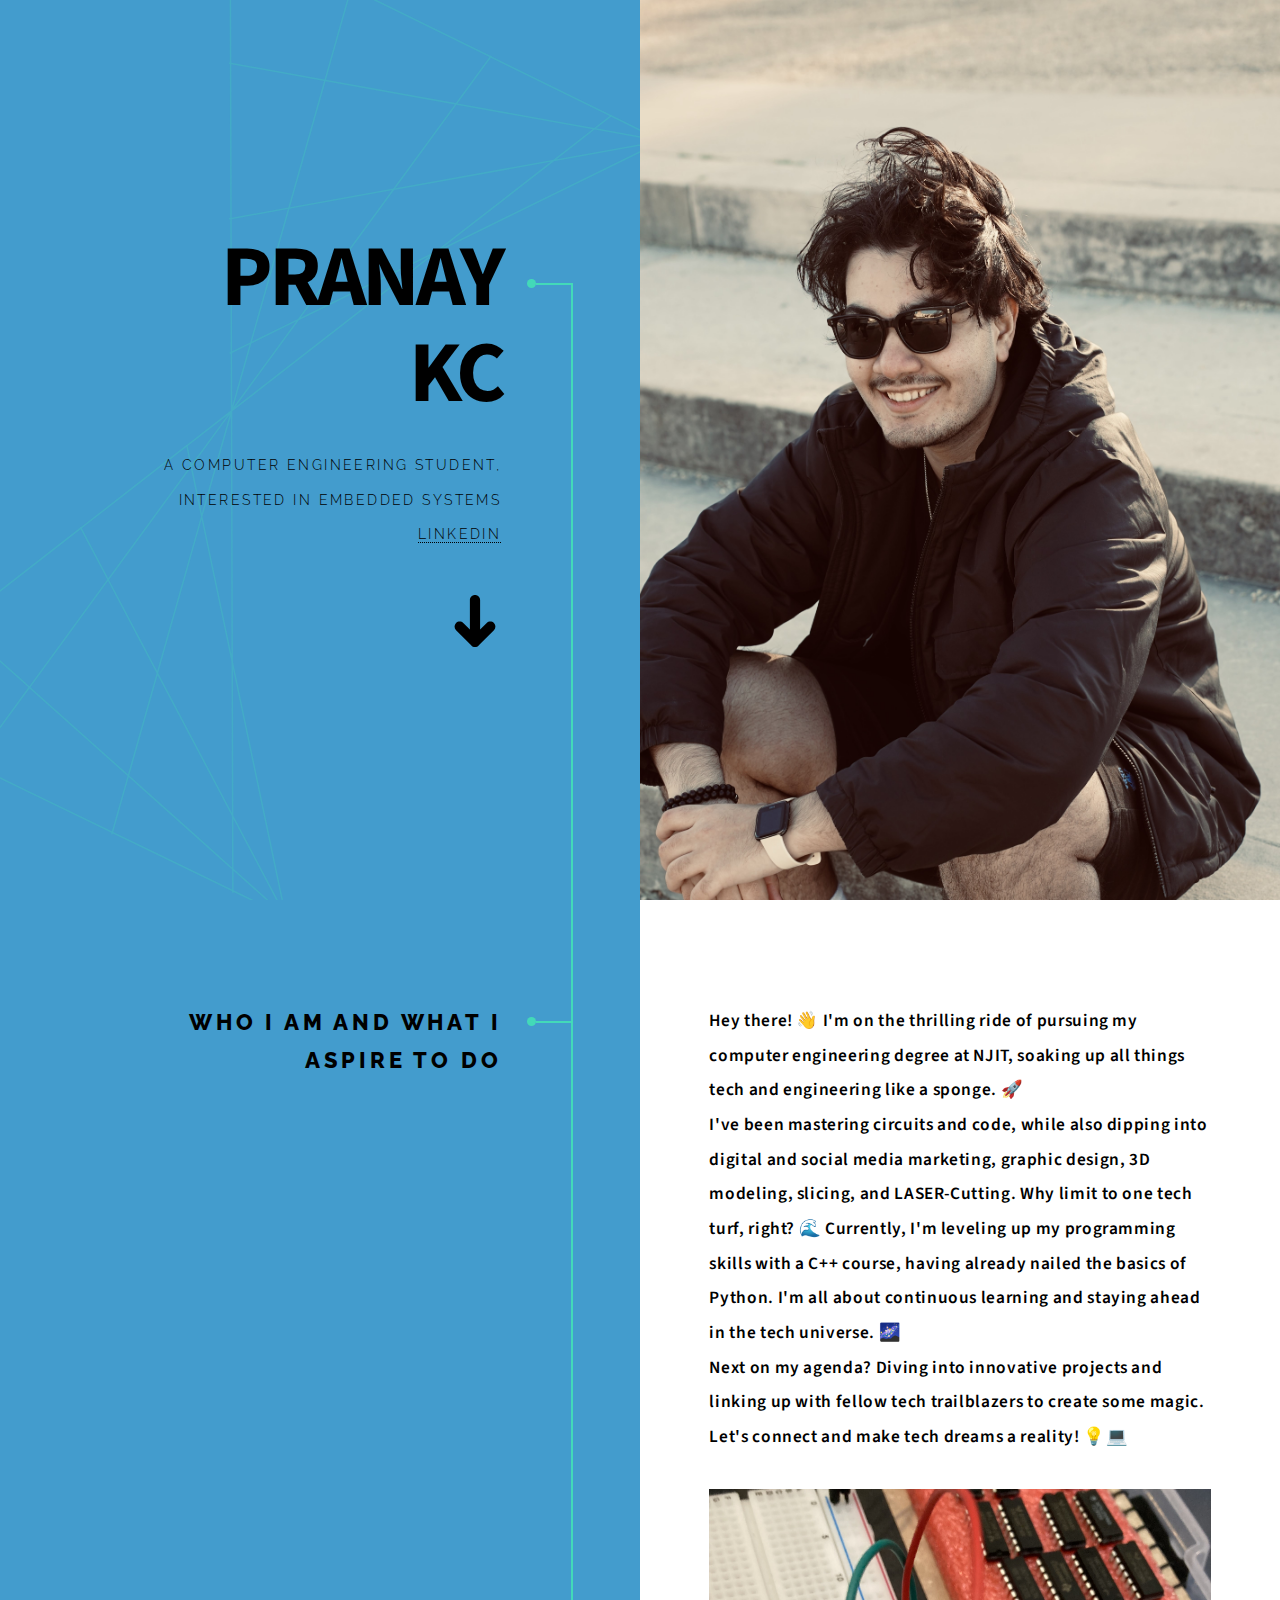
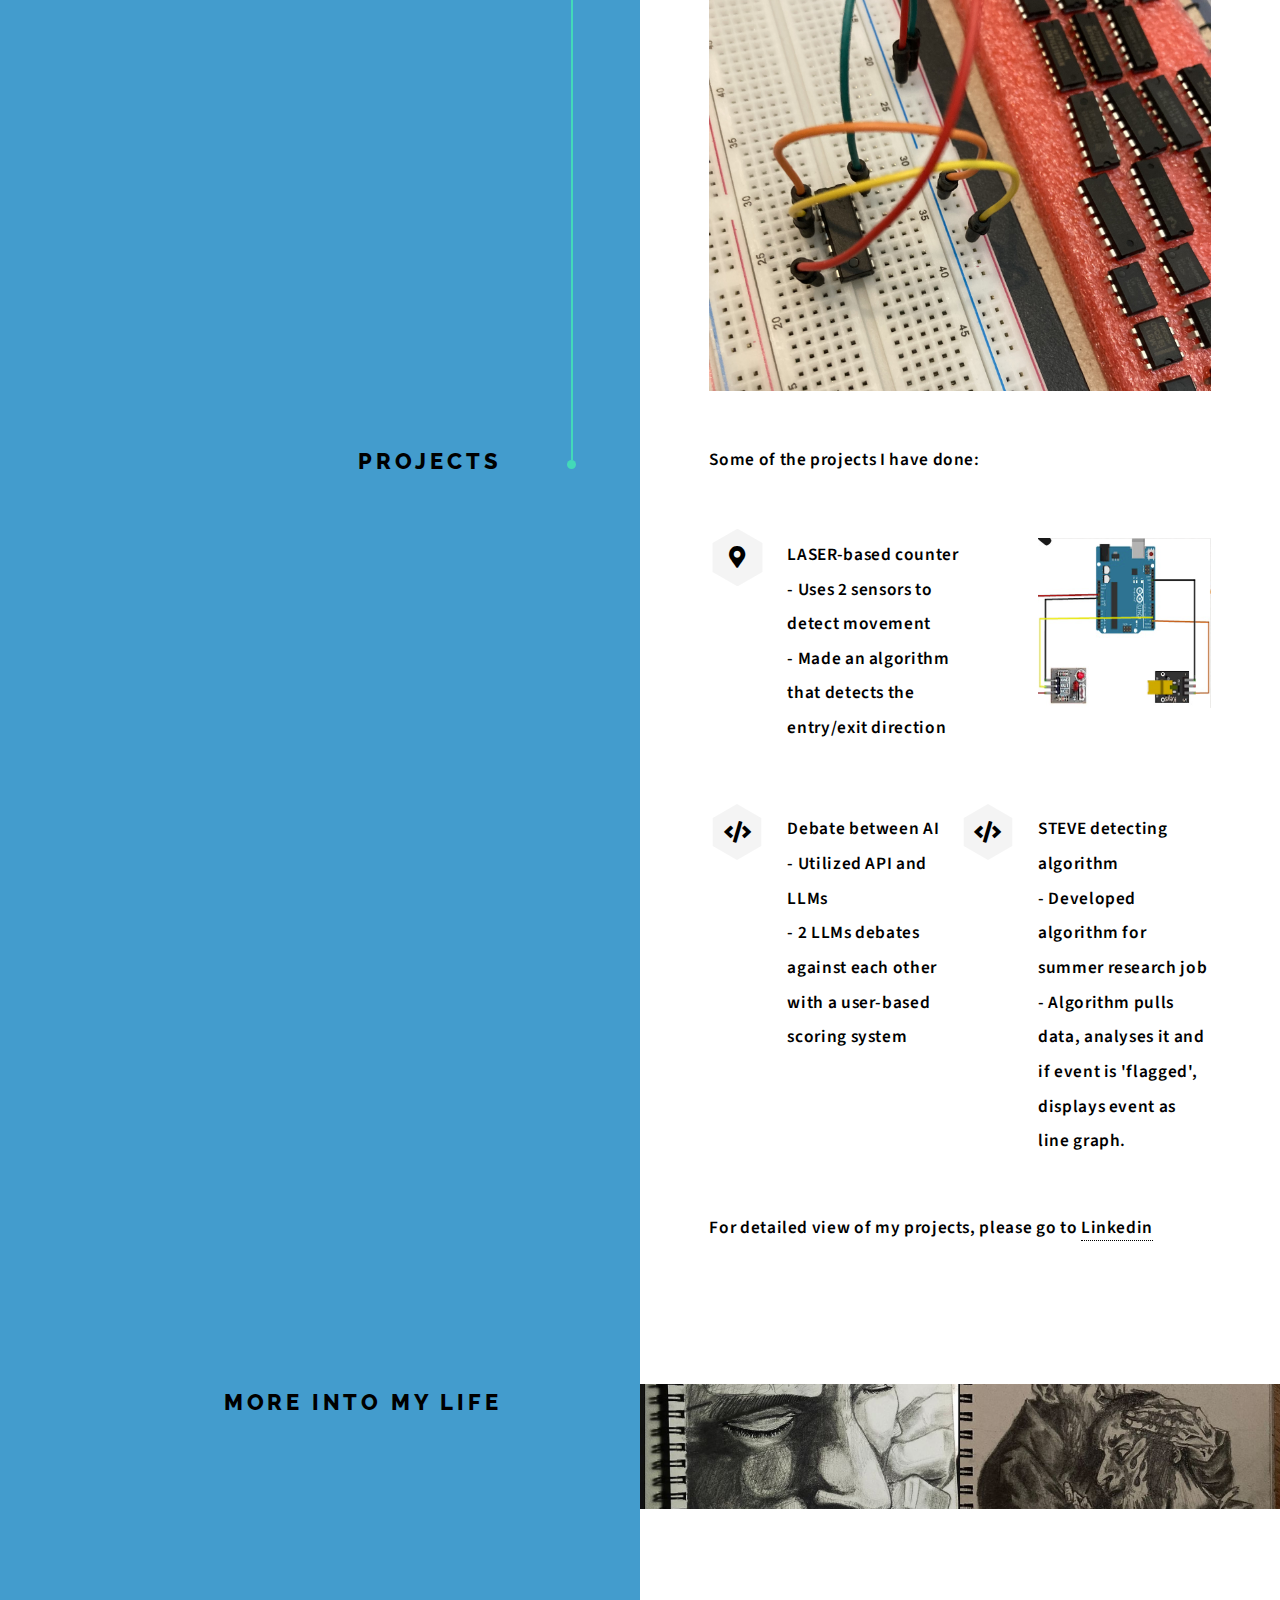
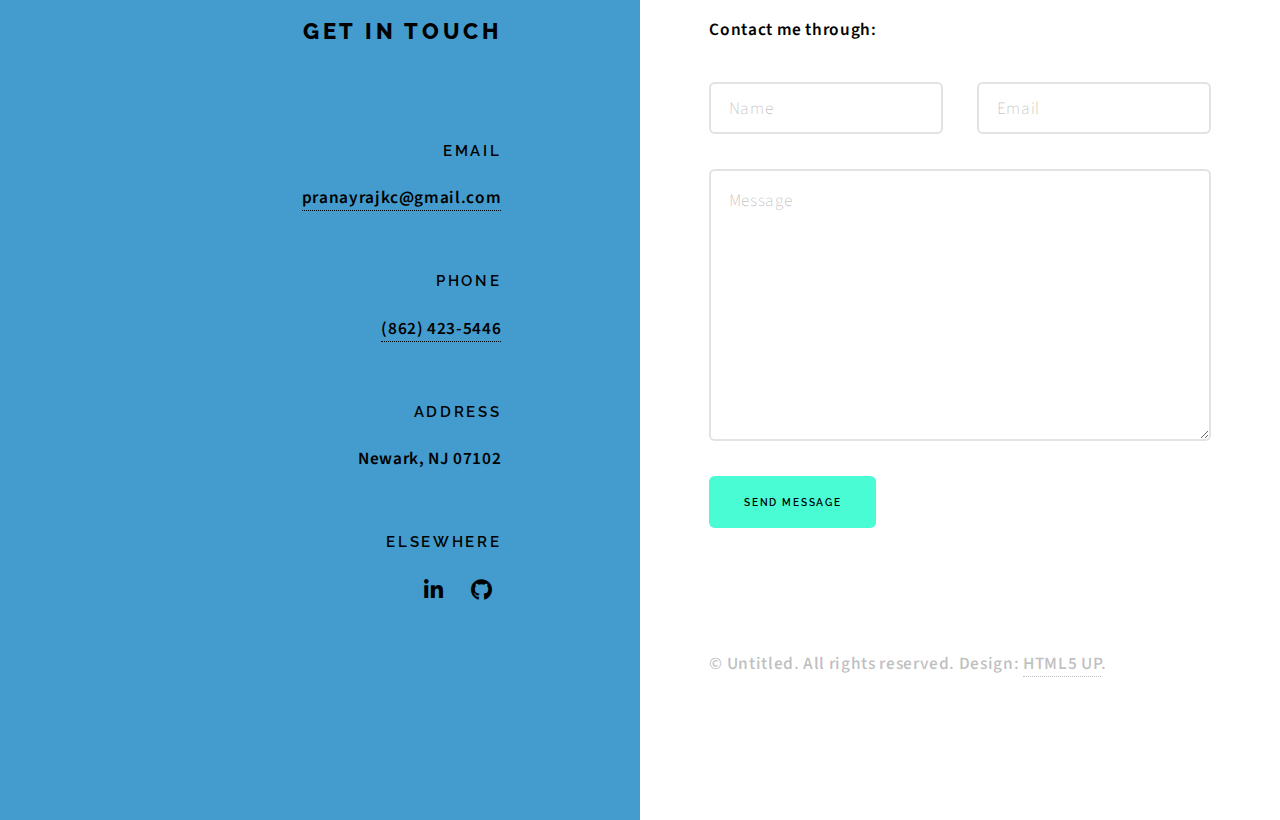
<file: html5up-paradigm-shift/index.html>
<!DOCTYPE HTML>
<!--
	Paradigm Shift by HTML5 UP
	html5up.net | @ajlkn
	Free for personal and commercial use under the CCA 3.0 license (html5up.net/license)
-->
<html>
	<head>
		<title>Pranay KC</title>
		<meta charset="utf-8" />
		<meta name="viewport" content="width=device-width, initial-scale=1, user-scalable=no" />
		<meta name="description" content="" />
		<meta name="keywords" content="" />
		<link rel="stylesheet" href="assets/css/main.css">


	</head>
	<body class="is-preload">

		<!-- Wrapper -->
			<div id="wrapper">

				<!-- Intro -->
					<section class="intro">
						<header>
							<h1>PRANAY KC</h1>
							<p>A computer engineering student, interested in Embedded systems <a href="https://www.linkedin.com/in/pranay-raj-kc/">Linkedin</a></p>
							<ul class="actions">
								<li><a href="#first" class="arrow scrolly"><span class="label">Next</span></a></li>
							</ul>
						</header>
						<div class="content">
							<span class="image fill" data-position="center"><img src="images/pic01.jpg" alt="" /></span>
						</div>
					</section>

				<!-- Section -->
					<section id="first">
						<header>
							<h2>Who I am and What I aspire to do</h2>
						</header>
						<div class="content">
							<p><strong>Hey there! 👋 I'm on the thrilling ride of pursuing my computer engineering degree at NJIT, soaking up all things tech and engineering like a sponge. 🚀<br>

								I've been mastering circuits and code, while also dipping into digital and social media marketing, graphic design, 3D modeling, slicing, and LASER-Cutting. Why limit to one tech turf, right? 🌊
								
								Currently, I'm leveling up my programming skills with a C++ course, having already nailed the basics of Python. I'm all about continuous learning and staying ahead in the tech universe. 🌌<br>
								
								Next on my agenda? Diving into innovative projects and linking up with fellow tech trailblazers to create some magic. Let's connect and make tech dreams a reality! 💡💻</p>
							<span class="image main"><img src="images/pic02.jpg" alt="" /></span>
						</div>
					</section>

				<!-- Section -->
					<section>
						<header>
							<h2>PROJECTS</h2>
						</header>
						<div class="content">
							<p><strong>Some of the projects I have done:</strong> </p>
							<ul class="feature-icons">
								<li class="icon solid fa-map-marker-alt">LASER-based counter<br>
									- Uses 2 sensors to detect movement<br>
									- Made an algorithm that detects the entry/exit direction<br>
								</li>
								<li><span class="image main"><img src="images/pic03.png" alt="" /></span></li>
								<li class="icon solid fa-code">Debate between AI<br>
									- Utilized API and LLMs <br>
									- 2 LLMs debates against each other with a user-based scoring system<br>
								</li>
								<li class="icon solid fa-code">STEVE detecting algorithm<br>
									- Developed algorithm for summer research job<br>
									- Algorithm pulls data, analyses it and if event is 'flagged', displays event as line graph.<br>
								</li>
							</ul>
							<p>For detailed view of my projects, please go to <a href="https://www.linkedin.com/in/pranay-raj-kc/">Linkedin</a></p>
						</div>
					</section>

				<!-- Section -->
					<section>
						<header>
							<h2>More into my life</h2>
						</header>
						<div class="content">
							<a class="image fill" data-position="center"><img src="images/pic04.png" alt="" /></a>
						</div>
					</section>

				<!-- Elements -->
				<!--
					<section>
						<header>
							<h2>Elements</h2>
						</header>
						<div class="content">

							<section>
								<header>
									<h3>Text</h3>
								</header>
								<div class="content">
									<p>This is <b>bold</b> and this is <strong>strong</strong>. This is <i>italic</i> and this is <em>emphasized</em>.
									This is <sup>superscript</sup> text and this is <sub>subscript</sub> text.
									This is <u>underlined</u> and this is code: <code>for (;;) { ... }</code>. Finally, <a href="#">this is a link</a>.</p>
									<hr />
									<h2>Heading Level 2</h2>
									<h3>Heading Level 3</h3>
									<h4>Heading Level 4</h4>
									<h5>Heading Level 5</h5>
									<hr />
									<h5>Blockquote</h5>
									<blockquote>Fringilla nisl. Donec accumsan interdum nisi, quis tincidunt felis sagittis eget tempus euismod. Vestibulum ante ipsum primis in faucibus vestibulum. Blandit adipiscing eu felis iaculis volutpat ac adipiscing accumsan faucibus. Vestibulum ante ipsum primis in faucibus lorem ipsum dolor sit amet nullam adipiscing eu felis.</blockquote>
									<h5>Preformatted</h5>
									<pre><code>i = 0;

while (!deck.isInOrder()) {
  print 'Iteration ' + i;
  deck.shuffle();
  i++;
}

print 'Sorted in ' + i + ' iterations.';</code></pre>
								</div>
							</section>

							<section>
								<header>
									<h3>Lists</h3>
								</header>
								<div class="content">

									<h4>Unordered</h4>
									<ul>
										<li>Dolor pulvinar etiam.</li>
										<li>Sagittis adipiscing.</li>
										<li>Felis enim feugiat.</li>
									</ul>

									<h4>Alternate</h4>
									<ul class="alt">
										<li>Dolor pulvinar etiam.</li>
										<li>Sagittis adipiscing.</li>
										<li>Felis enim feugiat.</li>
									</ul>

									<h4>Ordered</h4>
									<ol>
										<li>Dolor pulvinar etiam.</li>
										<li>Etiam vel felis viverra.</li>
										<li>Felis enim feugiat.</li>
										<li>Dolor pulvinar etiam.</li>
										<li>Etiam vel felis lorem.</li>
										<li>Felis enim et feugiat.</li>
									</ol>
									<h4>Icons</h4>
									<ul class="icons">
										<li><a href="#" class="icon brands fa-twitter"><span class="label">Twitter</span></a></li>
										<li><a href="#" class="icon brands fa-facebook-f"><span class="label">Facebook</span></a></li>
										<li><a href="#" class="icon brands fa-instagram"><span class="label">Instagram</span></a></li>
										<li><a href="#" class="icon brands fa-github"><span class="label">Github</span></a></li>
									</ul>

									<h4>Actions</h4>
									<ul class="actions">
										<li><a href="#" class="button primary">Default</a></li>
										<li><a href="#" class="button">Default</a></li>
									</ul>
									<ul class="actions stacked">
										<li><a href="#" class="button primary">Default</a></li>
										<li><a href="#" class="button">Default</a></li>
									</ul>
								</div>
							</section>

							<section>
								<header>
									<h3>Table</h3>
								</header>
								<div class="content">
									<h4>Default</h4>
									<div class="table-wrapper">
										<table>
											<thead>
												<tr>
													<th>Name</th>
													<th>Description</th>
													<th>Price</th>
												</tr>
											</thead>
											<tbody>
												<tr>
													<td>Item One</td>
													<td>Ante turpis integer aliquet porttitor.</td>
													<td>29.99</td>
												</tr>
												<tr>
													<td>Item Two</td>
													<td>Vis ac commodo adipiscing arcu aliquet.</td>
													<td>19.99</td>
												</tr>
												<tr>
													<td>Item Three</td>
													<td> Morbi faucibus arcu accumsan lorem.</td>
													<td>29.99</td>
												</tr>
												<tr>
													<td>Item Four</td>
													<td>Vitae integer tempus condimentum.</td>
													<td>19.99</td>
												</tr>
												<tr>
													<td>Item Five</td>
													<td>Ante turpis integer aliquet porttitor.</td>
													<td>29.99</td>
												</tr>
											</tbody>
											<tfoot>
												<tr>
													<td colspan="2"></td>
													<td>100.00</td>
												</tr>
											</tfoot>
										</table>
									</div>

									<h4>Alternate</h4>
									<div class="table-wrapper">
										<table class="alt">
											<thead>
												<tr>
													<th>Name</th>
													<th>Description</th>
													<th>Price</th>
												</tr>
											</thead>
											<tbody>
												<tr>
													<td>Item One</td>
													<td>Ante turpis integer aliquet porttitor.</td>
													<td>29.99</td>
												</tr>
												<tr>
													<td>Item Two</td>
													<td>Vis ac commodo adipiscing arcu aliquet.</td>
													<td>19.99</td>
												</tr>
												<tr>
													<td>Item Three</td>
													<td> Morbi faucibus arcu accumsan lorem.</td>
													<td>29.99</td>
												</tr>
												<tr>
													<td>Item Four</td>
													<td>Vitae integer tempus condimentum.</td>
													<td>19.99</td>
												</tr>
												<tr>
													<td>Item Five</td>
													<td>Ante turpis integer aliquet porttitor.</td>
													<td>29.99</td>
												</tr>
											</tbody>
											<tfoot>
												<tr>
													<td colspan="2"></td>
													<td>100.00</td>
												</tr>
											</tfoot>
										</table>
									</div>
								</div>
							</section>

							<section>
								<header>
									<h3>Buttons</h3>
								</header>
								<div class="content">
									<ul class="actions">
										<li><a href="#" class="button primary">Primary</a></li>
										<li><a href="#" class="button">Default</a></li>
									</ul>
									<ul class="actions">
										<li><a href="#" class="button large">Large</a></li>
										<li><a href="#" class="button">Default</a></li>
										<li><a href="#" class="button small">Small</a></li>
									</ul>
									<ul class="actions">
										<li><a href="#" class="button primary icon solid fa-download">Icon</a></li>
										<li><a href="#" class="button icon solid fa-download">Icon</a></li>
									</ul>
									<ul class="actions">
										<li><span class="button primary disabled">Disabled</span></li>
										<li><span class="button disabled">Disabled</span></li>
									</ul>
								</div>
							</section>

							<section>
								<header>
									<h3>Form</h3>
								</header>
								<div class="content">
									<form method="post" action="#">
										<div class="fields">
											<div class="field half">
												<label for="demo-name">Name</label>
												<input type="text" name="demo-name" id="demo-name" value="" placeholder="Jane Doe" />
											</div>
											<div class="field half">
												<label for="demo-email">Email</label>
												<input type="email" name="demo-email" id="demo-email" value="" placeholder="jane@untitled.tld" />
											</div>
											<div class="field">
												<label for="demo-category">Category</label>
												<select name="demo-category" id="demo-category">
													<option value="">-</option>
													<option value="1">Manufacturing</option>
													<option value="1">Shipping</option>
													<option value="1">Administration</option>
													<option value="1">Human Resources</option>
												</select>
											</div>
											<div class="field half">
												<input type="radio" id="demo-priority-low" name="demo-priority" checked>
												<label for="demo-priority-low">Low</label>
											</div>
											<div class="field half">
												<input type="radio" id="demo-priority-high" name="demo-priority">
												<label for="demo-priority-high">High</label>
											</div>
											<div class="field half">
												<input type="checkbox" id="demo-copy" name="demo-copy">
												<label for="demo-copy">Email me a copy</label>
											</div>
											<div class="field half">
												<input type="checkbox" id="demo-human" name="demo-human" checked>
												<label for="demo-human">Not a robot</label>
											</div>
											<div class="field">
												<label for="demo-message">Message</label>
												<textarea name="demo-message" id="demo-message" placeholder="Enter your message" rows="6"></textarea>
											</div>
										</div>
										<ul class="actions">
											<li><input type="submit" value="Send Message" class="primary" /></li>
											<li><input type="reset" value="Reset" /></li>
										</ul>
									</form>
								</div>
							</section>

						</div>
					</section>
				-->

				<!-- Section -->
					<section>
						<header>
							<h2>Get in touch</h2>
						</header>
						<div class="content">
							<p><strong>Contact me through:</strong> </p>
							<form>
								<div class="fields">
									<div class="field half">
										<input type="text" name="name" id="name" placeholder="Name" />
									</div>
									<div class="field half">
										<input type="email" name="email" id="email" placeholder="Email" />
									</div>
									<div class="field">
										<textarea name="message" id="message" placeholder="Message" rows="7"></textarea>
									</div>
								</div>
								<ul class="actions">
									<li><input type="submit" value="Send Message" class="button primary" /></li>
								</ul>
							</form>
						</div>
						<footer>
							<ul class="items">
								<li>
									<h3>Email</h3>
									<a href="mailto:pranayrajkc@gmail.com">pranayrajkc@gmail.com</a>
								</li>
								<li>
									<h3>Phone</h3>
									<a href="#">(862) 423-5446</a>
								</li>
								<li>
									<h3>Address</h3>
									<span> Newark, NJ 07102</span>
								</li>
								<li>
									<h3>Elsewhere</h3>
									<ul class="icons">
										<li><a href="https://www.linkedin.com/in/pranay-raj-kc/" class="icon brands fa-linkedin-in"><span class="label">LinkedIn</span></a></li>
										<li><a href="https://github.com/Pranay-KC10" class="icon brands fa-github"><span class="label">GitHub</span></a></li>
									</ul>
								</li>
							</ul>
						</footer>
					</section>

				<!-- Copyright -->
					<div class="copyright">&copy; Untitled. All rights reserved. Design: <a href="https://html5up.net">HTML5 UP</a>.</div>

			</div>

		<!-- Scripts -->
			<script src="assets/js/jquery.min.js"></script>
			<script src="assets/js/jquery.scrolly.min.js"></script>
			<script src="assets/js/browser.min.js"></script>
			<script src="assets/js/breakpoints.min.js"></script>
			<script src="assets/js/util.js"></script>
			<script src="assets/js/main.js"></script>

	</body>
</html>
</file>
<file: html5up-paradigm-shift/assets/css/main.css>
@import url(fontawesome-all.min.css);
@import url("https://fonts.googleapis.com/css?family=Source+Sans+Pro:300,600,700,300i,600i,700i|Raleway:600,800");

/*
	Paradigm Shift by HTML5 UP
	html5up.net | @ajlkn
	Free for personal and commercial use under the CCA 3.0 license (html5up.net/license)
*/

html, body, div, span, applet, object,
iframe, h1, h2, h3, h4, h5, h6, p, blockquote,
pre, a, abbr, acronym, address, big, cite,
code, del, dfn, em, img, ins, kbd, q, s, samp,
small, strike, strong, sub, sup, tt, var, b,
u, i, center, dl, dt, dd, ol, ul, li, fieldset,
form, label, legend, table, caption, tbody,
tfoot, thead, tr, th, td, article, aside,
canvas, details, embed, figure, figcaption,
footer, header, hgroup, menu, nav, output, ruby,
section, summary, time, mark, audio, video {
	margin: 0;
	padding: 0;
	border: 0;
	font-size: 100%;
	font: inherit;
	vertical-align: baseline;}

article, aside, details, figcaption, figure,
footer, header, hgroup, menu, nav, section {
	display: block;}

body {
	line-height: 1;
}

ol, ul {
	list-style: none;
}

blockquote, q {
	quotes: none;
}

	blockquote:before, blockquote:after, q:before, q:after {
		content: '';
		content: none;
	}

table {
	border-collapse: collapse;
	border-spacing: 0;
}

body {
	-webkit-text-size-adjust: none;
}

mark {
	background-color: transparent;
	color: inherit;
}

input::-moz-focus-inner {
	border: 0;
	padding: 0;
}

input, select, textarea {
	-moz-appearance: none;
	-webkit-appearance: none;
	-ms-appearance: none;
	appearance: none;
}

/* Basic */

	@-ms-viewport {
		width: device-width;
	}

	body {
		-ms-overflow-style: scrollbar;
	}

	@media screen and (max-width: 480px) {

		html, body {
			min-width: 320px;
		}

	}

	html {
		box-sizing: border-box;
	}

	*, *:before, *:after {
		box-sizing: inherit;
	}

	html {
		overflow-x: hidden;
	}

	body {
		background: #ffffff;
		overflow-x: hidden;
	}

		body.is-preload *, body.is-preload *:before, body.is-preload *:after {
			-moz-animation: none !important;
			-webkit-animation: none !important;
			-ms-animation: none !important;
			animation: none !important;
			-moz-transition: none !important;
			-webkit-transition: none !important;
			-ms-transition: none !important;
			transition: none !important;
		}

/* Typography */

	html {
		font-size: 18pt;
	}

		@media screen and (max-width: 1920px) {

			html {
				font-size: 13pt;
			}

		}

		@media screen and (max-width: 1152px) {

			html {
				font-size: 14pt;
			}

		}

		@media screen and (max-width: 736px) {

			html {
				font-size: 12pt;
			}

		}

		@media screen and (max-width: 480px) {

			html {
				font-size: 11pt;
			}

		}

	body {
		background-color: #ffffff;
		color: #000000;
	}

	body, input, select, textarea {
		color: #000000;
		font-family: "Source Sans Pro", Helvetica, sans-serif;
		font-size: 1rem;
		font-weight: 300;
		letter-spacing: 0.0375em;
		line-height: 2;
	}

	a {
		-moz-transition: border-bottom-color 0.25s ease-in-out;
		-webkit-transition: border-bottom-color 0.25s ease-in-out;
		-ms-transition: border-bottom-color 0.25s ease-in-out;
		transition: border-bottom-color 0.25s ease-in-out;
		text-decoration: none;
		color: #000000;
		border-bottom: dotted 1px;
	}

		a:hover {
			text-decoration: none;
			border-bottom-color: transparent;
		}

	strong, b {
		font-weight: 600;
		color: #000000;
	}

	em, i {
		font-style: italic;
	}

	p {
		margin: 0 0 2rem 0;
	}

	h1, h2, h3, h4, h5, h6 {
		color: #000000;
		font-family: "Raleway", Helvetica, sans-serif;
		font-weight: 600;
		letter-spacing: 0.175em;
		line-height: 1.75;
		margin: 0 0 1.5rem 0;
		text-transform: uppercase;
	}

		h1 a, h2 a, h3 a, h4 a, h5 a, h6 a {
			color: inherit;
			text-decoration: none;
		}

	h1 {
		font-family: "Source Sans Pro", Helvetica, sans-serif;
		font-size: 5rem;
		font-weight: 700;
		letter-spacing: -0.05em;
		line-height: 1.1;
		margin: 0 0 1.5rem 0;
		text-transform: none;
	}

	h2 {
		font-size: 1.25rem;
		font-weight: 800;
		margin: 0 0 2rem 0;
	}

	h3 {
		font-size: 0.875rem;
	}

	h4 {
		font-size: 0.875rem;
	}

	h5 {
		font-size: 0.75rem;
	}

	h6 {
		font-size: 0.625rem;
	}

	@media screen and (max-width: 736px) {

		h1 {
			font-size: 4.5rem;
			line-height: 1.1;
		}

		h2 {
			font-size: 1.25rem;
			line-height: 1.7;
		}

		h3 {
			font-size: 0.9rem;
		}

		h4 {
			font-size: 0.75rem;
		}

		h5 {
			font-size: 0.675rem;
		}

	}

	@media screen and (max-width: 360px) {

		h1 {
			font-size: 3.75rem;
		}

		h2 {
			font-size: 1.125rem;
		}

		h3 {
			font-size: 0.8rem;
		}

		h4 {
			font-size: 0.675rem;
		}

		h5 {
			font-size: 0.675rem;
		}

	}

	sub {
		font-size: 0.8rem;
		position: relative;
		top: 0.5rem;
	}

	sup {
		font-size: 0.8rem;
		position: relative;
		top: -0.5rem;
	}

	blockquote {
		border-left: solid 0.5rem rgba(144, 144, 144, 0.25);
		font-style: italic;
		margin: 0 0 2rem 0;
		padding: 1rem 0 1rem 2rem;
	}

	code {
		background: rgba(144, 144, 144, 0.1);
		border-radius: 0.325rem;
		font-family: "Courier New", monospace;
		font-size: 0.9rem;
		margin: 0 0.25rem;
		padding: 0.25rem 0.65rem;
	}

	pre {
		-webkit-overflow-scrolling: touch;
		font-family: "Courier New", monospace;
		font-size: 0.9rem;
		margin: 0 0 2rem 0;
		width: 100%;
	}

		pre code {
			display: block;
			line-height: 1.75;
			padding: 1rem 1.5rem;
			overflow-x: auto;
		}

	hr {
		border: 0;
		border-bottom: solid 2px rgba(144, 144, 144, 0.25);
		margin: 3rem 0;
	}

		hr.major {
			margin: 5rem 0;
		}

		@media screen and (max-width: 736px) {

			hr.major {
				margin: 3rem 0;
			}

		}

/* Row */

	.row {
		display: flex;
		flex-wrap: wrap;
		box-sizing: border-box;
		align-items: stretch;
	}

		.row > * {
			box-sizing: border-box;
		}

		.row.gtr-uniform > * > :last-child {
			margin-bottom: 0;
		}

		.row.aln-left {
			justify-content: flex-start;
		}

		.row.aln-center {
			justify-content: center;
		}

		.row.aln-right {
			justify-content: flex-end;
		}

		.row.aln-top {
			align-items: flex-start;
		}

		.row.aln-middle {
			align-items: center;
		}

		.row.aln-bottom {
			align-items: flex-end;
		}

		.row > .imp {
			order: -1;
		}

		.row > .col-1 {
			width: 8.33333%;
		}

		.row > .off-1 {
			margin-left: 8.33333%;
		}

		.row > .col-2 {
			width: 16.66667%;
		}

		.row > .off-2 {
			margin-left: 16.66667%;
		}

		.row > .col-3 {
			width: 25%;
		}

		.row > .off-3 {
			margin-left: 25%;
		}

		.row > .col-4 {
			width: 33.33333%;
		}

		.row > .off-4 {
			margin-left: 33.33333%;
		}

		.row > .col-5 {
			width: 41.66667%;
		}

		.row > .off-5 {
			margin-left: 41.66667%;
		}

		.row > .col-6 {
			width: 50%;
		}

		.row > .off-6 {
			margin-left: 50%;
		}

		.row > .col-7 {
			width: 58.33333%;
		}

		.row > .off-7 {
			margin-left: 58.33333%;
		}

		.row > .col-8 {
			width: 66.66667%;
		}

		.row > .off-8 {
			margin-left: 66.66667%;
		}

		.row > .col-9 {
			width: 75%;
		}

		.row > .off-9 {
			margin-left: 75%;
		}

		.row > .col-10 {
			width: 83.33333%;
		}

		.row > .off-10 {
			margin-left: 83.33333%;
		}

		.row > .col-11 {
			width: 91.66667%;
		}

		.row > .off-11 {
			margin-left: 91.66667%;
		}

		.row > .col-12 {
			width: 100%;
		}

		.row > .off-12 {
			margin-left: 100%;
		}

		.row.gtr-0 {
			margin-top: 0;
			margin-left: 0rem;
		}

			.row.gtr-0 > * {
				padding: 0 0 0 0rem;
			}

			.row.gtr-0.gtr-uniform {
				margin-top: 0rem;
			}

				.row.gtr-0.gtr-uniform > * {
					padding-top: 0rem;
				}

		.row.gtr-25 {
			margin-top: 0;
			margin-left: -0.5rem;
		}

			.row.gtr-25 > * {
				padding: 0 0 0 0.5rem;
			}

			.row.gtr-25.gtr-uniform {
				margin-top: -0.5rem;
			}

				.row.gtr-25.gtr-uniform > * {
					padding-top: 0.5rem;
				}

		.row.gtr-50 {
			margin-top: 0;
			margin-left: -1rem;
		}

			.row.gtr-50 > * {
				padding: 0 0 0 1rem;
			}

			.row.gtr-50.gtr-uniform {
				margin-top: -1rem;
			}

				.row.gtr-50.gtr-uniform > * {
					padding-top: 1rem;
				}

		.row {
			margin-top: 0;
			margin-left: -2rem;
		}

			.row > * {
				padding: 0 0 0 2rem;
			}

			.row.gtr-uniform {
				margin-top: -2rem;
			}

				.row.gtr-uniform > * {
					padding-top: 2rem;
				}

		.row.gtr-150 {
			margin-top: 0;
			margin-left: -3rem;
		}

			.row.gtr-150 > * {
				padding: 0 0 0 3rem;
			}

			.row.gtr-150.gtr-uniform {
				margin-top: -3rem;
			}

				.row.gtr-150.gtr-uniform > * {
					padding-top: 3rem;
				}

		.row.gtr-200 {
			margin-top: 0;
			margin-left: -4rem;
		}

			.row.gtr-200 > * {
				padding: 0 0 0 4rem;
			}

			.row.gtr-200.gtr-uniform {
				margin-top: -4rem;
			}

				.row.gtr-200.gtr-uniform > * {
					padding-top: 4rem;
				}

		@media screen and (max-width: 1920px) {

			.row {
				display: flex;
				flex-wrap: wrap;
				box-sizing: border-box;
				align-items: stretch;
			}

				.row > * {
					box-sizing: border-box;
				}

				.row.gtr-uniform > * > :last-child {
					margin-bottom: 0;
				}

				.row.aln-left {
					justify-content: flex-start;
				}

				.row.aln-center {
					justify-content: center;
				}

				.row.aln-right {
					justify-content: flex-end;
				}

				.row.aln-top {
					align-items: flex-start;
				}

				.row.aln-middle {
					align-items: center;
				}

				.row.aln-bottom {
					align-items: flex-end;
				}

				.row > .imp-xlarge {
					order: -1;
				}

				.row > .col-1-xlarge {
					width: 8.33333%;
				}

				.row > .off-1-xlarge {
					margin-left: 8.33333%;
				}

				.row > .col-2-xlarge {
					width: 16.66667%;
				}

				.row > .off-2-xlarge {
					margin-left: 16.66667%;
				}

				.row > .col-3-xlarge {
					width: 25%;
				}

				.row > .off-3-xlarge {
					margin-left: 25%;
				}

				.row > .col-4-xlarge {
					width: 33.33333%;
				}

				.row > .off-4-xlarge {
					margin-left: 33.33333%;
				}

				.row > .col-5-xlarge {
					width: 41.66667%;
				}

				.row > .off-5-xlarge {
					margin-left: 41.66667%;
				}

				.row > .col-6-xlarge {
					width: 50%;
				}

				.row > .off-6-xlarge {
					margin-left: 50%;
				}

				.row > .col-7-xlarge {
					width: 58.33333%;
				}

				.row > .off-7-xlarge {
					margin-left: 58.33333%;
				}

				.row > .col-8-xlarge {
					width: 66.66667%;
				}

				.row > .off-8-xlarge {
					margin-left: 66.66667%;
				}

				.row > .col-9-xlarge {
					width: 75%;
				}

				.row > .off-9-xlarge {
					margin-left: 75%;
				}

				.row > .col-10-xlarge {
					width: 83.33333%;
				}

				.row > .off-10-xlarge {
					margin-left: 83.33333%;
				}

				.row > .col-11-xlarge {
					width: 91.66667%;
				}

				.row > .off-11-xlarge {
					margin-left: 91.66667%;
				}

				.row > .col-12-xlarge {
					width: 100%;
				}

				.row > .off-12-xlarge {
					margin-left: 100%;
				}

				.row.gtr-0 {
					margin-top: 0;
					margin-left: 0rem;
				}

					.row.gtr-0 > * {
						padding: 0 0 0 0rem;
					}

					.row.gtr-0.gtr-uniform {
						margin-top: 0rem;
					}

						.row.gtr-0.gtr-uniform > * {
							padding-top: 0rem;
						}

				.row.gtr-25 {
					margin-top: 0;
					margin-left: -0.5rem;
				}

					.row.gtr-25 > * {
						padding: 0 0 0 0.5rem;
					}

					.row.gtr-25.gtr-uniform {
						margin-top: -0.5rem;
					}

						.row.gtr-25.gtr-uniform > * {
							padding-top: 0.5rem;
						}

				.row.gtr-50 {
					margin-top: 0;
					margin-left: -1rem;
				}

					.row.gtr-50 > * {
						padding: 0 0 0 1rem;
					}

					.row.gtr-50.gtr-uniform {
						margin-top: -1rem;
					}

						.row.gtr-50.gtr-uniform > * {
							padding-top: 1rem;
						}

				.row {
					margin-top: 0;
					margin-left: -2rem;
				}

					.row > * {
						padding: 0 0 0 2rem;
					}

					.row.gtr-uniform {
						margin-top: -2rem;
					}

						.row.gtr-uniform > * {
							padding-top: 2rem;
						}

				.row.gtr-150 {
					margin-top: 0;
					margin-left: -3rem;
				}

					.row.gtr-150 > * {
						padding: 0 0 0 3rem;
					}

					.row.gtr-150.gtr-uniform {
						margin-top: -3rem;
					}

						.row.gtr-150.gtr-uniform > * {
							padding-top: 3rem;
						}

				.row.gtr-200 {
					margin-top: 0;
					margin-left: -4rem;
				}

					.row.gtr-200 > * {
						padding: 0 0 0 4rem;
					}

					.row.gtr-200.gtr-uniform {
						margin-top: -4rem;
					}

						.row.gtr-200.gtr-uniform > * {
							padding-top: 4rem;
						}

		}

		@media screen and (max-width: 1280px) {

			.row {
				display: flex;
				flex-wrap: wrap;
				box-sizing: border-box;
				align-items: stretch;
			}

				.row > * {
					box-sizing: border-box;
				}

				.row.gtr-uniform > * > :last-child {
					margin-bottom: 0;
				}

				.row.aln-left {
					justify-content: flex-start;
				}

				.row.aln-center {
					justify-content: center;
				}

				.row.aln-right {
					justify-content: flex-end;
				}

				.row.aln-top {
					align-items: flex-start;
				}

				.row.aln-middle {
					align-items: center;
				}

				.row.aln-bottom {
					align-items: flex-end;
				}

				.row > .imp-large {
					order: -1;
				}

				.row > .col-1-large {
					width: 8.33333%;
				}

				.row > .off-1-large {
					margin-left: 8.33333%;
				}

				.row > .col-2-large {
					width: 16.66667%;
				}

				.row > .off-2-large {
					margin-left: 16.66667%;
				}

				.row > .col-3-large {
					width: 25%;
				}

				.row > .off-3-large {
					margin-left: 25%;
				}

				.row > .col-4-large {
					width: 33.33333%;
				}

				.row > .off-4-large {
					margin-left: 33.33333%;
				}

				.row > .col-5-large {
					width: 41.66667%;
				}

				.row > .off-5-large {
					margin-left: 41.66667%;
				}

				.row > .col-6-large {
					width: 50%;
				}

				.row > .off-6-large {
					margin-left: 50%;
				}

				.row > .col-7-large {
					width: 58.33333%;
				}

				.row > .off-7-large {
					margin-left: 58.33333%;
				}

				.row > .col-8-large {
					width: 66.66667%;
				}

				.row > .off-8-large {
					margin-left: 66.66667%;
				}

				.row > .col-9-large {
					width: 75%;
				}

				.row > .off-9-large {
					margin-left: 75%;
				}

				.row > .col-10-large {
					width: 83.33333%;
				}

				.row > .off-10-large {
					margin-left: 83.33333%;
				}

				.row > .col-11-large {
					width: 91.66667%;
				}

				.row > .off-11-large {
					margin-left: 91.66667%;
				}

				.row > .col-12-large {
					width: 100%;
				}

				.row > .off-12-large {
					margin-left: 100%;
				}

				.row.gtr-0 {
					margin-top: 0;
					margin-left: 0rem;
				}

					.row.gtr-0 > * {
						padding: 0 0 0 0rem;
					}

					.row.gtr-0.gtr-uniform {
						margin-top: 0rem;
					}

						.row.gtr-0.gtr-uniform > * {
							padding-top: 0rem;
						}

				.row.gtr-25 {
					margin-top: 0;
					margin-left: -0.375rem;
				}

					.row.gtr-25 > * {
						padding: 0 0 0 0.375rem;
					}

					.row.gtr-25.gtr-uniform {
						margin-top: -0.375rem;
					}

						.row.gtr-25.gtr-uniform > * {
							padding-top: 0.375rem;
						}

				.row.gtr-50 {
					margin-top: 0;
					margin-left: -0.75rem;
				}

					.row.gtr-50 > * {
						padding: 0 0 0 0.75rem;
					}

					.row.gtr-50.gtr-uniform {
						margin-top: -0.75rem;
					}

						.row.gtr-50.gtr-uniform > * {
							padding-top: 0.75rem;
						}

				.row {
					margin-top: 0;
					margin-left: -1.5rem;
				}

					.row > * {
						padding: 0 0 0 1.5rem;
					}

					.row.gtr-uniform {
						margin-top: -1.5rem;
					}

						.row.gtr-uniform > * {
							padding-top: 1.5rem;
						}

				.row.gtr-150 {
					margin-top: 0;
					margin-left: -2.25rem;
				}

					.row.gtr-150 > * {
						padding: 0 0 0 2.25rem;
					}

					.row.gtr-150.gtr-uniform {
						margin-top: -2.25rem;
					}

						.row.gtr-150.gtr-uniform > * {
							padding-top: 2.25rem;
						}

				.row.gtr-200 {
					margin-top: 0;
					margin-left: -3rem;
				}

					.row.gtr-200 > * {
						padding: 0 0 0 3rem;
					}

					.row.gtr-200.gtr-uniform {
						margin-top: -3rem;
					}

						.row.gtr-200.gtr-uniform > * {
							padding-top: 3rem;
						}

		}

		@media screen and (max-width: 1152px) {

			.row {
				display: flex;
				flex-wrap: wrap;
				box-sizing: border-box;
				align-items: stretch;
			}

				.row > * {
					box-sizing: border-box;
				}

				.row.gtr-uniform > * > :last-child {
					margin-bottom: 0;
				}

				.row.aln-left {
					justify-content: flex-start;
				}

				.row.aln-center {
					justify-content: center;
				}

				.row.aln-right {
					justify-content: flex-end;
				}

				.row.aln-top {
					align-items: flex-start;
				}

				.row.aln-middle {
					align-items: center;
				}

				.row.aln-bottom {
					align-items: flex-end;
				}

				.row > .imp-medium {
					order: -1;
				}

				.row > .col-1-medium {
					width: 8.33333%;
				}

				.row > .off-1-medium {
					margin-left: 8.33333%;
				}

				.row > .col-2-medium {
					width: 16.66667%;
				}

				.row > .off-2-medium {
					margin-left: 16.66667%;
				}

				.row > .col-3-medium {
					width: 25%;
				}

				.row > .off-3-medium {
					margin-left: 25%;
				}

				.row > .col-4-medium {
					width: 33.33333%;
				}

				.row > .off-4-medium {
					margin-left: 33.33333%;
				}

				.row > .col-5-medium {
					width: 41.66667%;
				}

				.row > .off-5-medium {
					margin-left: 41.66667%;
				}

				.row > .col-6-medium {
					width: 50%;
				}

				.row > .off-6-medium {
					margin-left: 50%;
				}

				.row > .col-7-medium {
					width: 58.33333%;
				}

				.row > .off-7-medium {
					margin-left: 58.33333%;
				}

				.row > .col-8-medium {
					width: 66.66667%;
				}

				.row > .off-8-medium {
					margin-left: 66.66667%;
				}

				.row > .col-9-medium {
					width: 75%;
				}

				.row > .off-9-medium {
					margin-left: 75%;
				}

				.row > .col-10-medium {
					width: 83.33333%;
				}

				.row > .off-10-medium {
					margin-left: 83.33333%;
				}

				.row > .col-11-medium {
					width: 91.66667%;
				}

				.row > .off-11-medium {
					margin-left: 91.66667%;
				}

				.row > .col-12-medium {
					width: 100%;
				}

				.row > .off-12-medium {
					margin-left: 100%;
				}

				.row.gtr-0 {
					margin-top: 0;
					margin-left: 0rem;
				}

					.row.gtr-0 > * {
						padding: 0 0 0 0rem;
					}

					.row.gtr-0.gtr-uniform {
						margin-top: 0rem;
					}

						.row.gtr-0.gtr-uniform > * {
							padding-top: 0rem;
						}

				.row.gtr-25 {
					margin-top: 0;
					margin-left: -0.375rem;
				}

					.row.gtr-25 > * {
						padding: 0 0 0 0.375rem;
					}

					.row.gtr-25.gtr-uniform {
						margin-top: -0.375rem;
					}

						.row.gtr-25.gtr-uniform > * {
							padding-top: 0.375rem;
						}

				.row.gtr-50 {
					margin-top: 0;
					margin-left: -0.75rem;
				}

					.row.gtr-50 > * {
						padding: 0 0 0 0.75rem;
					}

					.row.gtr-50.gtr-uniform {
						margin-top: -0.75rem;
					}

						.row.gtr-50.gtr-uniform > * {
							padding-top: 0.75rem;
						}

				.row {
					margin-top: 0;
					margin-left: -1.5rem;
				}

					.row > * {
						padding: 0 0 0 1.5rem;
					}

					.row.gtr-uniform {
						margin-top: -1.5rem;
					}

						.row.gtr-uniform > * {
							padding-top: 1.5rem;
						}

				.row.gtr-150 {
					margin-top: 0;
					margin-left: -2.25rem;
				}

					.row.gtr-150 > * {
						padding: 0 0 0 2.25rem;
					}

					.row.gtr-150.gtr-uniform {
						margin-top: -2.25rem;
					}

						.row.gtr-150.gtr-uniform > * {
							padding-top: 2.25rem;
						}

				.row.gtr-200 {
					margin-top: 0;
					margin-left: -3rem;
				}

					.row.gtr-200 > * {
						padding: 0 0 0 3rem;
					}

					.row.gtr-200.gtr-uniform {
						margin-top: -3rem;
					}

						.row.gtr-200.gtr-uniform > * {
							padding-top: 3rem;
						}

		}

		@media screen and (max-width: 736px) {

			.row {
				display: flex;
				flex-wrap: wrap;
				box-sizing: border-box;
				align-items: stretch;
			}

				.row > * {
					box-sizing: border-box;
				}

				.row.gtr-uniform > * > :last-child {
					margin-bottom: 0;
				}

				.row.aln-left {
					justify-content: flex-start;
				}

				.row.aln-center {
					justify-content: center;
				}

				.row.aln-right {
					justify-content: flex-end;
				}

				.row.aln-top {
					align-items: flex-start;
				}

				.row.aln-middle {
					align-items: center;
				}

				.row.aln-bottom {
					align-items: flex-end;
				}

				.row > .imp-small {
					order: -1;
				}

				.row > .col-1-small {
					width: 8.33333%;
				}

				.row > .off-1-small {
					margin-left: 8.33333%;
				}

				.row > .col-2-small {
					width: 16.66667%;
				}

				.row > .off-2-small {
					margin-left: 16.66667%;
				}

				.row > .col-3-small {
					width: 25%;
				}

				.row > .off-3-small {
					margin-left: 25%;
				}

				.row > .col-4-small {
					width: 33.33333%;
				}

				.row > .off-4-small {
					margin-left: 33.33333%;
				}

				.row > .col-5-small {
					width: 41.66667%;
				}

				.row > .off-5-small {
					margin-left: 41.66667%;
				}

				.row > .col-6-small {
					width: 50%;
				}

				.row > .off-6-small {
					margin-left: 50%;
				}

				.row > .col-7-small {
					width: 58.33333%;
				}

				.row > .off-7-small {
					margin-left: 58.33333%;
				}

				.row > .col-8-small {
					width: 66.66667%;
				}

				.row > .off-8-small {
					margin-left: 66.66667%;
				}

				.row > .col-9-small {
					width: 75%;
				}

				.row > .off-9-small {
					margin-left: 75%;
				}

				.row > .col-10-small {
					width: 83.33333%;
				}

				.row > .off-10-small {
					margin-left: 83.33333%;
				}

				.row > .col-11-small {
					width: 91.66667%;
				}

				.row > .off-11-small {
					margin-left: 91.66667%;
				}

				.row > .col-12-small {
					width: 100%;
				}

				.row > .off-12-small {
					margin-left: 100%;
				}

				.row.gtr-0 {
					margin-top: 0;
					margin-left: 0rem;
				}

					.row.gtr-0 > * {
						padding: 0 0 0 0rem;
					}

					.row.gtr-0.gtr-uniform {
						margin-top: 0rem;
					}

						.row.gtr-0.gtr-uniform > * {
							padding-top: 0rem;
						}

				.row.gtr-25 {
					margin-top: 0;
					margin-left: -0.3125rem;
				}

					.row.gtr-25 > * {
						padding: 0 0 0 0.3125rem;
					}

					.row.gtr-25.gtr-uniform {
						margin-top: -0.3125rem;
					}

						.row.gtr-25.gtr-uniform > * {
							padding-top: 0.3125rem;
						}

				.row.gtr-50 {
					margin-top: 0;
					margin-left: -0.625rem;
				}

					.row.gtr-50 > * {
						padding: 0 0 0 0.625rem;
					}

					.row.gtr-50.gtr-uniform {
						margin-top: -0.625rem;
					}

						.row.gtr-50.gtr-uniform > * {
							padding-top: 0.625rem;
						}

				.row {
					margin-top: 0;
					margin-left: -1.25rem;
				}

					.row > * {
						padding: 0 0 0 1.25rem;
					}

					.row.gtr-uniform {
						margin-top: -1.25rem;
					}

						.row.gtr-uniform > * {
							padding-top: 1.25rem;
						}

				.row.gtr-150 {
					margin-top: 0;
					margin-left: -1.875rem;
				}

					.row.gtr-150 > * {
						padding: 0 0 0 1.875rem;
					}

					.row.gtr-150.gtr-uniform {
						margin-top: -1.875rem;
					}

						.row.gtr-150.gtr-uniform > * {
							padding-top: 1.875rem;
						}

				.row.gtr-200 {
					margin-top: 0;
					margin-left: -2.5rem;
				}

					.row.gtr-200 > * {
						padding: 0 0 0 2.5rem;
					}

					.row.gtr-200.gtr-uniform {
						margin-top: -2.5rem;
					}

						.row.gtr-200.gtr-uniform > * {
							padding-top: 2.5rem;
						}

		}

		@media screen and (max-width: 480px) {

			.row {
				display: flex;
				flex-wrap: wrap;
				box-sizing: border-box;
				align-items: stretch;
			}

				.row > * {
					box-sizing: border-box;
				}

				.row.gtr-uniform > * > :last-child {
					margin-bottom: 0;
				}

				.row.aln-left {
					justify-content: flex-start;
				}

				.row.aln-center {
					justify-content: center;
				}

				.row.aln-right {
					justify-content: flex-end;
				}

				.row.aln-top {
					align-items: flex-start;
				}

				.row.aln-middle {
					align-items: center;
				}

				.row.aln-bottom {
					align-items: flex-end;
				}

				.row > .imp-xsmall {
					order: -1;
				}

				.row > .col-1-xsmall {
					width: 8.33333%;
				}

				.row > .off-1-xsmall {
					margin-left: 8.33333%;
				}

				.row > .col-2-xsmall {
					width: 16.66667%;
				}

				.row > .off-2-xsmall {
					margin-left: 16.66667%;
				}

				.row > .col-3-xsmall {
					width: 25%;
				}

				.row > .off-3-xsmall {
					margin-left: 25%;
				}

				.row > .col-4-xsmall {
					width: 33.33333%;
				}

				.row > .off-4-xsmall {
					margin-left: 33.33333%;
				}

				.row > .col-5-xsmall {
					width: 41.66667%;
				}

				.row > .off-5-xsmall {
					margin-left: 41.66667%;
				}

				.row > .col-6-xsmall {
					width: 50%;
				}

				.row > .off-6-xsmall {
					margin-left: 50%;
				}

				.row > .col-7-xsmall {
					width: 58.33333%;
				}

				.row > .off-7-xsmall {
					margin-left: 58.33333%;
				}

				.row > .col-8-xsmall {
					width: 66.66667%;
				}

				.row > .off-8-xsmall {
					margin-left: 66.66667%;
				}

				.row > .col-9-xsmall {
					width: 75%;
				}

				.row > .off-9-xsmall {
					margin-left: 75%;
				}

				.row > .col-10-xsmall {
					width: 83.33333%;
				}

				.row > .off-10-xsmall {
					margin-left: 83.33333%;
				}

				.row > .col-11-xsmall {
					width: 91.66667%;
				}

				.row > .off-11-xsmall {
					margin-left: 91.66667%;
				}

				.row > .col-12-xsmall {
					width: 100%;
				}

				.row > .off-12-xsmall {
					margin-left: 100%;
				}

				.row.gtr-0 {
					margin-top: 0;
					margin-left: 0rem;
				}

					.row.gtr-0 > * {
						padding: 0 0 0 0rem;
					}

					.row.gtr-0.gtr-uniform {
						margin-top: 0rem;
					}

						.row.gtr-0.gtr-uniform > * {
							padding-top: 0rem;
						}

				.row.gtr-25 {
					margin-top: 0;
					margin-left: -0.3125rem;
				}

					.row.gtr-25 > * {
						padding: 0 0 0 0.3125rem;
					}

					.row.gtr-25.gtr-uniform {
						margin-top: -0.3125rem;
					}

						.row.gtr-25.gtr-uniform > * {
							padding-top: 0.3125rem;
						}

				.row.gtr-50 {
					margin-top: 0;
					margin-left: -0.625rem;
				}

					.row.gtr-50 > * {
						padding: 0 0 0 0.625rem;
					}

					.row.gtr-50.gtr-uniform {
						margin-top: -0.625rem;
					}

						.row.gtr-50.gtr-uniform > * {
							padding-top: 0.625rem;
						}

				.row {
					margin-top: 0;
					margin-left: -1.25rem;
				}

					.row > * {
						padding: 0 0 0 1.25rem;
					}

					.row.gtr-uniform {
						margin-top: -1.25rem;
					}

						.row.gtr-uniform > * {
							padding-top: 1.25rem;
						}

				.row.gtr-150 {
					margin-top: 0;
					margin-left: -1.875rem;
				}

					.row.gtr-150 > * {
						padding: 0 0 0 1.875rem;
					}

					.row.gtr-150.gtr-uniform {
						margin-top: -1.875rem;
					}

						.row.gtr-150.gtr-uniform > * {
							padding-top: 1.875rem;
						}

				.row.gtr-200 {
					margin-top: 0;
					margin-left: -2.5rem;
				}

					.row.gtr-200 > * {
						padding: 0 0 0 2.5rem;
					}

					.row.gtr-200.gtr-uniform {
						margin-top: -2.5rem;
					}

						.row.gtr-200.gtr-uniform > * {
							padding-top: 2.5rem;
						}

		}

/* Box */

	.box {
		border: solid 2px rgba(144, 144, 144, 0.25);
		border-radius: 0.325rem;
		margin-bottom: 2rem;
		padding: 1.5rem;
	}

		.box > :last-child {
			margin-bottom: 0;
		}

		.box.alt {
			border: 0;
			border-radius: 0;
			padding: 0;
		}

/* Button */

	input[type="submit"],
	input[type="reset"],
	input[type="button"],
	button,
	.button {
		-moz-appearance: none;
		-webkit-appearance: none;
		-ms-appearance: none;
		appearance: none;
		-moz-transition: background-color 0.25s ease-in-out, box-shadow 0.25s ease-in-out, color 0.25s ease-in-out;
		-webkit-transition: background-color 0.25s ease-in-out, box-shadow 0.25s ease-in-out, color 0.25s ease-in-out;
		-ms-transition: background-color 0.25s ease-in-out, box-shadow 0.25s ease-in-out, color 0.25s ease-in-out;
		transition: background-color 0.25s ease-in-out, box-shadow 0.25s ease-in-out, color 0.25s ease-in-out;
		background-color: transparent;
		border-radius: 0.325rem;
		border: 0;
		box-shadow: inset 0 0 0 2px rgba(144, 144, 144, 0.25);
		color: #000000 !important;
		cursor: pointer;
		display: inline-block;
		font-family: "Raleway", Helvetica, sans-serif;
		font-size: 0.6rem;
		font-weight: 600;
		height: 3rem;
		letter-spacing: 0.175em;
		line-height: 3rem;
		padding: 0 2rem;
		text-align: center;
		text-decoration: none;
		text-transform: uppercase;
		white-space: nowrap;
	}

		input[type="submit"]:hover,
		input[type="reset"]:hover,
		input[type="button"]:hover,
		button:hover,
		.button:hover {
			box-shadow: inset 0 0 0 2px #2ee4bb;
			color: #2ee4bb !important;
		}

		input[type="submit"]:active,
		input[type="reset"]:active,
		input[type="button"]:active,
		button:active,
		.button:active {
			background-color: rgba(73, 252, 212, 0.25);
			box-shadow: inset 0 0 0 2px #2ee4bb;
			color: #2ee4bb !important;
		}

		input[type="submit"].small,
		input[type="reset"].small,
		input[type="button"].small,
		button.small,
		.button.small {
			font-size: 0.5rem;
			height: 2.25rem;
			line-height: 2.25rem;
			padding: 0 1.25rem;
		}

		input[type="submit"].large,
		input[type="reset"].large,
		input[type="button"].large,
		button.large,
		.button.large {
			font-size: 0.7rem;
			height: 3.2625rem;
			line-height: 3.2625rem;
			padding: 0 3.25rem;
		}

		input[type="submit"].wide,
		input[type="reset"].wide,
		input[type="button"].wide,
		button.wide,
		.button.wide {
			min-width: 13rem;
		}

		input[type="submit"].icon:before,
		input[type="reset"].icon:before,
		input[type="button"].icon:before,
		button.icon:before,
		.button.icon:before {
			margin-right: 0.5rem;
		}

		input[type="submit"].fit,
		input[type="reset"].fit,
		input[type="button"].fit,
		button.fit,
		.button.fit {
			width: 100%;
		}

		input[type="submit"].disabled, input[type="submit"]:disabled,
		input[type="reset"].disabled,
		input[type="reset"]:disabled,
		input[type="button"].disabled,
		input[type="button"]:disabled,
		button.disabled,
		button:disabled,
		.button.disabled,
		.button:disabled {
			pointer-events: none;
			opacity: 0.25;
		}

		input[type="submit"].primary,
		input[type="reset"].primary,
		input[type="button"].primary,
		button.primary,
		.button.primary {
			background-color: #49fcd4;
			box-shadow: none;
			color: #000000 !important;
		}

			input[type="submit"].primary:hover,
			input[type="reset"].primary:hover,
			input[type="button"].primary:hover,
			button.primary:hover,
			.button.primary:hover {
				background-color: #93ffe7;
			}

			input[type="submit"].primary:active,
			input[type="reset"].primary:active,
			input[type="button"].primary:active,
			button.primary:active,
			.button.primary:active {
				background-color: #44f2cb;
			}

		@media screen and (max-width: 736px) {

			input[type="submit"],
			input[type="reset"],
			input[type="button"],
			button,
			.button {
				font-size: 0.7rem;
				height: 3.3rem;
				line-height: 3.3rem;
			}

				input[type="submit"].large,
				input[type="reset"].large,
				input[type="button"].large,
				button.large,
				.button.large {
					font-size: 0.8rem;
					height: 3.75rem;
					line-height: 3.75rem;
				}

				input[type="submit"].small,
				input[type="reset"].small,
				input[type="button"].small,
				button.small,
				.button.small {
					font-size: 0.6rem;
					height: 3rem;
					line-height: 3rem;
				}

		}

/* Form */

	form {
		margin: 0 0 2rem 0;
	}

		form > :last-child {
			margin-bottom: 0;
		}

		form > .fields {
			display: -moz-flex;
			display: -webkit-flex;
			display: -ms-flex;
			display: flex;
			-moz-flex-wrap: wrap;
			-webkit-flex-wrap: wrap;
			-ms-flex-wrap: wrap;
			flex-wrap: wrap;
			margin: -2rem 0 2rem -2rem;
			width: calc(100% + 4rem);
		}

			form > .fields > .field {
				-moz-flex-grow: 0;
				-webkit-flex-grow: 0;
				-ms-flex-grow: 0;
				flex-grow: 0;
				-moz-flex-shrink: 0;
				-webkit-flex-shrink: 0;
				-ms-flex-shrink: 0;
				flex-shrink: 0;
				padding: 2rem 0 0 2rem;
				width: calc(100% - 2rem);
			}

				form > .fields > .field > :last-child {
					margin-bottom: 0;
				}

				form > .fields > .field.half {
					width: calc(50% - 1rem);
				}

				form > .fields > .field.third {
					width: calc(100%/3 - 0.66667rem);
				}

				form > .fields > .field.quarter {
					width: calc(25% - 0.5rem);
				}

		@media screen and (max-width: 480px) {

			form > .fields {
				margin: -1.5rem 0 2rem -1.5rem;
				width: calc(100% + 3rem);
			}

				form > .fields > .field {
					padding: 1.5rem 0 0 1.5rem;
					width: calc(100% - 1.5rem);
				}

					form > .fields > .field.half {
						width: calc(100% - 1.5rem);
					}

					form > .fields > .field.third {
						width: calc(100% - 1.5rem);
					}

					form > .fields > .field.quarter {
						width: calc(100% - 1.5rem);
					}

		}

	input[type="text"],
	input[type="password"],
	input[type="email"],
	input[type="tel"],
	input[type="search"],
	input[type="url"],
	select,
	textarea {
		-moz-appearance: none;
		-webkit-appearance: none;
		-ms-appearance: none;
		appearance: none;
		border-radius: 0.325rem;
		border: solid 2px rgba(144, 144, 144, 0.25);
		color: inherit;
		display: block;
		outline: 0;
		padding: 0 1rem;
		text-decoration: none;
		width: 100%;
	}

		input[type="text"]:invalid,
		input[type="password"]:invalid,
		input[type="email"]:invalid,
		input[type="tel"]:invalid,
		input[type="search"]:invalid,
		input[type="url"]:invalid,
		select:invalid,
		textarea:invalid {
			box-shadow: none;
		}

		input[type="text"]:focus,
		input[type="password"]:focus,
		input[type="email"]:focus,
		input[type="tel"]:focus,
		input[type="search"]:focus,
		input[type="url"]:focus,
		select:focus,
		textarea:focus {
			border-color: #2ee4bb;
		}

	label {
		color: #000000;
		display: block;
		font-family: "Raleway", Helvetica, sans-serif;
		font-size: 0.75rem;
		font-weight: 600;
		letter-spacing: 0.175em;
		line-height: 1.75;
		margin: 0 0 1rem 0;
		text-transform: uppercase;
	}

	input[type="text"],
	input[type="password"],
	input[type="email"],
	input[type="tel"],
	input[type="search"],
	input[type="url"] {
		height: 3rem;
	}

	select {
		background-image: url("data:image/svg+xml;charset=utf8,%3Csvg xmlns='http://www.w3.org/2000/svg' width='40' height='40' preserveAspectRatio='none' viewBox='0 0 40 40'%3E%3Cpath d='M9.4,12.3l10.4,10.4l10.4-10.4c0.2-0.2,0.5-0.4,0.9-0.4c0.3,0,0.6,0.1,0.9,0.4l3.3,3.3c0.2,0.2,0.4,0.5,0.4,0.9 c0,0.4-0.1,0.6-0.4,0.9L20.7,31.9c-0.2,0.2-0.5,0.4-0.9,0.4c-0.3,0-0.6-0.1-0.9-0.4L4.3,17.3c-0.2-0.2-0.4-0.5-0.4-0.9 c0-0.4,0.1-0.6,0.4-0.9l3.3-3.3c0.2-0.2,0.5-0.4,0.9-0.4S9.1,12.1,9.4,12.3z' fill='rgba(144, 144, 144, 0.25)' /%3E%3C/svg%3E");
		background-position: calc(100% - 1rem) center;
		background-repeat: no-repeat;
		background-size: 1.25rem;
		height: 3rem;
		padding-right: 3rem;
		text-overflow: ellipsis;
	}

		select option {
			background-color: #ffffff;
			color: #000000;
		}

		select:focus::-ms-value {
			background-color: transparent;
		}

		select::-ms-expand {
			display: none;
		}

	textarea {
		padding: 0.75rem 1rem;
	}

	input[type="checkbox"],
	input[type="radio"] {
		-moz-appearance: none;
		-webkit-appearance: none;
		-ms-appearance: none;
		appearance: none;
		display: block;
		float: left;
		margin-right: -2rem;
		opacity: 0;
		width: 1rem;
		z-index: -1;
	}

		input[type="checkbox"] + label,
		input[type="radio"] + label {
			text-decoration: none;
			color: #000000;
			cursor: pointer;
			display: inline-block;
			font-family: "Source Sans Pro", Helvetica, sans-serif;
			font-size: 1rem;
			font-weight: 300;
			letter-spacing: 0.0375em;
			padding-left: 2.675rem;
			padding-right: 0.875rem;
			position: relative;
			text-transform: none;
		}

			input[type="checkbox"] + label:before,
			input[type="radio"] + label:before {
				-moz-osx-font-smoothing: grayscale;
				-webkit-font-smoothing: antialiased;
				display: inline-block;
				font-style: normal;
				font-variant: normal;
				text-rendering: auto;
				line-height: 1;
				text-transform: none !important;
				font-family: 'Font Awesome 5 Free';
				font-weight: 900;
			}

			input[type="checkbox"] + label:before,
			input[type="radio"] + label:before {
				border-radius: 0.325rem;
				border: solid 2px rgba(144, 144, 144, 0.25);
				content: '';
				display: inline-block;
				font-size: 0.8rem;
				height: 2.25rem;
				left: 0;
				line-height: 2.25rem;
				position: absolute;
				text-align: center;
				top: -0.15rem;
				width: 2.25rem;
			}

		input[type="checkbox"]:checked + label:before,
		input[type="radio"]:checked + label:before {
			content: '\f00c';
			background-color: #49fcd4;
			border-color: #49fcd4;
			color: #ffffff;
		}

		input[type="checkbox"]:focus + label:before,
		input[type="radio"]:focus + label:before {
			border-color: #49fcd4;
			box-shadow: 0 0 0 1px #49fcd4;
		}

	input[type="checkbox"] + label:before {
		border-radius: 0.325rem;
	}

	input[type="radio"] + label:before {
		border-radius: 100%;
	}

	::-webkit-input-placeholder {
		opacity: 1.0;
		color: rgba(0, 0, 0, 0.25) !important;
	}

	:-moz-placeholder {
		opacity: 1.0;
		color: rgba(0, 0, 0, 0.25) !important;
	}

	::-moz-placeholder {
		opacity: 1.0;
		color: rgba(0, 0, 0, 0.25) !important;
	}

	:-ms-input-placeholder {
		opacity: 1.0;
		color: rgba(0, 0, 0, 0.25) !important;
	}

	@media screen and (max-width: 736px) {

		label {
			font-size: 0.675rem;
		}

		input[type="checkbox"] + label,
		input[type="radio"] + label {
			font-size: 1rem;
		}

	}

	@media screen and (max-width: 360px) {

		label {
			font-size: 0.675rem;
		}

		input[type="checkbox"] + label,
		input[type="radio"] + label {
			font-size: 1rem;
		}

	}

/* Icon */

	.icon {
		text-decoration: none;
		border-bottom: none;
		position: relative;
	}

		.icon:before {
			-moz-osx-font-smoothing: grayscale;
			-webkit-font-smoothing: antialiased;
			display: inline-block;
			font-style: normal;
			font-variant: normal;
			text-rendering: auto;
			line-height: 1;
			text-transform: none !important;
			font-family: 'Font Awesome 5 Free';
			font-weight: 400;
		}

		.icon > .label {
			display: none;
		}

		.icon.solid:before {
			font-weight: 900;
		}

		.icon.brands:before {
			font-family: 'Font Awesome 5 Brands';
		}

/* Image */

	.image {
		border: 0;
		display: inline-block;
		position: relative;
	}

		.image img {
			display: block;
		}

		.image[data-position] img {
			-moz-object-fit: cover;
			-webkit-object-fit: cover;
			-ms-object-fit: cover;
			object-fit: cover;
			display: block;
			position: absolute;
			top: 0;
			left: 0;
			width: 100%;
			height: 100%;
		}

		.image[data-position="top left"] img {
			-moz-object-position: top left;
			-webkit-object-position: top left;
			-ms-object-position: top left;
			object-position: top left;
		}

		.image[data-position="top"] img {
			-moz-object-position: top;
			-webkit-object-position: top;
			-ms-object-position: top;
			object-position: top;
		}

		.image[data-position="top right"] img {
			-moz-object-position: top right;
			-webkit-object-position: top right;
			-ms-object-position: top right;
			object-position: top right;
		}

		.image[data-position="right"] img {
			-moz-object-position: right;
			-webkit-object-position: right;
			-ms-object-position: right;
			object-position: right;
		}

		.image[data-position="bottom right"] img {
			-moz-object-position: bottom right;
			-webkit-object-position: bottom right;
			-ms-object-position: bottom right;
			object-position: bottom right;
		}

		.image[data-position="bottom"] img {
			-moz-object-position: bottom;
			-webkit-object-position: bottom;
			-ms-object-position: bottom;
			object-position: bottom;
		}

		.image[data-position="bottom left"] img {
			-moz-object-position: bottom left;
			-webkit-object-position: bottom left;
			-ms-object-position: bottom left;
			object-position: bottom left;
		}

		.image[data-position="left"] img {
			-moz-object-position: left;
			-webkit-object-position: left;
			-ms-object-position: left;
			object-position: left;
		}

		.image[data-position="center"] img {
			-moz-object-position: center;
			-webkit-object-position: center;
			-ms-object-position: center;
			object-position: center;
		}

		.image[data-position="25% 25%"] img {
			-moz-object-position: 25% 25%;
			-webkit-object-position: 25% 25%;
			-ms-object-position: 25% 25%;
			object-position: 25% 25%;
		}

		.image[data-position="75% 25%"] img {
			-moz-object-position: 75% 25%;
			-webkit-object-position: 75% 25%;
			-ms-object-position: 75% 25%;
			object-position: 75% 25%;
		}

		.image[data-position="75% 75%"] img {
			-moz-object-position: 75% 75%;
			-webkit-object-position: 75% 75%;
			-ms-object-position: 75% 75%;
			object-position: 75% 75%;
		}

		.image[data-position="25% 75%"] img {
			-moz-object-position: 25% 75%;
			-webkit-object-position: 25% 75%;
			-ms-object-position: 25% 75%;
			object-position: 25% 75%;
		}

		.image.left, .image.right {
			max-width: 40%;
		}

			.image.left img, .image.right img {
				width: 100%;
			}

		.image.left {
			float: left;
			margin: 0 2rem 2rem 0;
			top: 0.25rem;
		}

		.image.right {
			float: right;
			margin: 0 0 2rem 2rem;
			top: 0.25rem;
		}

		.image.fit {
			display: block;
			margin: 0 0 2rem 0;
			width: 100%;
		}

			.image.fit img {
				width: 100%;
			}

		.image.main {
			display: block;
			margin: 3rem 0;
			width: 100%;
		}

			.image.main img {
				width: 100%;
			}

			.image.main:first-child {
				margin-top: 0;
			}

		.image.fill {
			height: 100%;
			left: 0;
			position: absolute;
			top: 0;
			width: 100%;
		}

			.image.fill img {
				height: 100%;
				left: 0;
				position: absolute;
				top: 0;
				width: 100%;
			}

/* List */

	ol {
		list-style: decimal;
		margin: 0 0 2rem 0;
		padding-left: 1.25rem;
	}

		ol li {
			padding-left: 0.25rem;
		}

	ul {
		list-style: disc;
		margin: 0 0 2rem 0;
		padding-left: 1rem;
	}

		ul li {
			padding-left: 0.325rem;
		}

		ul.alt {
			list-style: none;
			padding-left: 0;
		}

			ul.alt > li {
				border-top: solid 1px rgba(144, 144, 144, 0.25);
				padding: 0.75rem 0;
			}

				ul.alt > li:first-child {
					border-top: 0;
					padding-top: 0;
				}

				ul.alt > li:last-child {
					padding-bottom: 0;
				}

		ul.items {
			list-style: none;
			padding-left: 0;
		}

			ul.items > li {
				padding-left: 0;
				margin: 0 0 3rem 0;
			}

				ul.items > li > h3 {
					margin: 0 0 1rem 0;
				}

				ul.items > li > :last-child {
					margin-bottom: 0;
				}

				ul.items > li:last-child {
					margin-bottom: 0;
				}

		@media screen and (max-width: 736px) {

			ul.items > li {
				margin: 0 0 2rem 0;
			}

		}

	dl {
		margin: 0 0 2rem 0;
	}

		dl dt {
			display: block;
			font-weight: 600;
			margin: 0 0 1rem 0;
		}

		dl dd {
			margin-left: 1.5rem;
		}

/* Actions */

	ul.actions {
		display: -moz-flex;
		display: -webkit-flex;
		display: -ms-flex;
		display: flex;
		cursor: default;
		list-style: none;
		margin-left: -1rem;
		padding-left: 0;
	}

		ul.actions li {
			padding: 0 0 0 1rem;
			vertical-align: middle;
		}

		ul.actions.special {
			-moz-justify-content: center;
			-webkit-justify-content: center;
			-ms-justify-content: center;
			justify-content: center;
			width: 100%;
			margin-left: 0;
		}

			ul.actions.special li:first-child {
				padding-left: 0;
			}

		ul.actions.stacked {
			-moz-flex-direction: column;
			-webkit-flex-direction: column;
			-ms-flex-direction: column;
			flex-direction: column;
			margin-left: 0;
		}

			ul.actions.stacked li {
				padding: 1.3rem 0 0 0;
			}

				ul.actions.stacked li:first-child {
					padding-top: 0;
				}

		ul.actions.fit {
			width: calc(100% + 1rem);
		}

			ul.actions.fit li {
				-moz-flex-grow: 1;
				-webkit-flex-grow: 1;
				-ms-flex-grow: 1;
				flex-grow: 1;
				-moz-flex-shrink: 1;
				-webkit-flex-shrink: 1;
				-ms-flex-shrink: 1;
				flex-shrink: 1;
				width: 100%;
			}

				ul.actions.fit li > * {
					width: 100%;
				}

			ul.actions.fit.stacked {
				width: 100%;
			}

		@media screen and (max-width: 480px) {

			ul.actions:not(.fixed) {
				-moz-flex-direction: column;
				-webkit-flex-direction: column;
				-ms-flex-direction: column;
				flex-direction: column;
				margin-left: 0;
				width: 100% !important;
			}

				ul.actions:not(.fixed) li {
					-moz-flex-grow: 1;
					-webkit-flex-grow: 1;
					-ms-flex-grow: 1;
					flex-grow: 1;
					-moz-flex-shrink: 1;
					-webkit-flex-shrink: 1;
					-ms-flex-shrink: 1;
					flex-shrink: 1;
					padding: 1rem 0 0 0;
					text-align: center;
					width: 100%;
				}

					ul.actions:not(.fixed) li > * {
						width: 100%;
					}

					ul.actions:not(.fixed) li:first-child {
						padding-top: 0;
					}

					ul.actions:not(.fixed) li input[type="submit"],
					ul.actions:not(.fixed) li input[type="reset"],
					ul.actions:not(.fixed) li input[type="button"],
					ul.actions:not(.fixed) li button,
					ul.actions:not(.fixed) li .button {
						width: 100%;
					}

						ul.actions:not(.fixed) li input[type="submit"].icon:before,
						ul.actions:not(.fixed) li input[type="reset"].icon:before,
						ul.actions:not(.fixed) li input[type="button"].icon:before,
						ul.actions:not(.fixed) li button.icon:before,
						ul.actions:not(.fixed) li .button.icon:before {
							margin-left: -0.5rem;
						}

		}

/* Icons */

	ul.icons {
		cursor: default;
		list-style: none;
		padding-left: 0;
	}

		ul.icons li {
			display: inline-block;
		}

			ul.icons li:last-child {
				padding-right: 0;
			}

			ul.icons li .icon {
				-moz-transition: background-color 0.25s ease-in-out;
				-webkit-transition: background-color 0.25s ease-in-out;
				-ms-transition: background-color 0.25s ease-in-out;
				transition: background-color 0.25s ease-in-out;
				width: 2.25rem;
				height: 2.25rem;
				text-align: center;
				line-height: 2.25rem;
				border-radius: 2.25rem;
				display: inline-block;
			}

				ul.icons li .icon:before {
					font-size: 1.25rem;
				}

				ul.icons li .icon:hover {
					background-color: rgba(144, 144, 144, 0.1);
				}

/* Table */

	.table-wrapper {
		-webkit-overflow-scrolling: touch;
		overflow-x: auto;
	}

	table {
		margin: 0 0 2rem 0;
		width: 100%;
	}

		table tbody tr {
			border: solid 1px rgba(144, 144, 144, 0.25);
			border-left: 0;
			border-right: 0;
		}

			table tbody tr:nth-child(2n + 1) {
				background-color: rgba(144, 144, 144, 0.1);
			}

		table td {
			padding: 0.75rem 0.75rem;
		}

		table th {
			color: #000000;
			font-size: 0.9rem;
			font-weight: 600;
			padding: 0 0.75rem 0.75rem 0.75rem;
			text-align: left;
		}

		table thead {
			border-bottom: solid 2px rgba(144, 144, 144, 0.25);
		}

		table tfoot {
			border-top: solid 2px rgba(144, 144, 144, 0.25);
		}

		table.alt {
			border-collapse: separate;
		}

			table.alt tbody tr td {
				border: solid 1px rgba(144, 144, 144, 0.25);
				border-left-width: 0;
				border-top-width: 0;
			}

				table.alt tbody tr td:first-child {
					border-left-width: 1px;
				}

			table.alt tbody tr:first-child td {
				border-top-width: 1px;
			}

			table.alt thead {
				border-bottom: 0;
			}

			table.alt tfoot {
				border-top: 0;
			}

/* Arrow */

	a.arrow {
		border-bottom: 0;
		display: inline-block;
		height: 4rem;
		position: relative;
		width: 6rem;
	}

		a.arrow .label {
			display: none;
		}

		a.arrow:before {
			background-image: url("data:image/svg+xml;charset=utf8,%3Csvg xmlns='http://www.w3.org/2000/svg' x='0px' y='0px' viewBox='0 0 512 512'%3E%3Cpath d='M442.53,346.28L293.65,495.16c-0.33,0.33-0.7,0.62-1.05,0.94c-9.16,9.77-22.15,15.9-36.6,15.9 c-14.44,0-27.43-6.13-36.59-15.88c-0.35-0.33-0.72-0.62-1.06-0.96L69.47,346.28c-19.62-19.62-19.62-51.44,0-71.05 c19.62-19.62,51.43-19.62,71.06,0l65.23,65.23V50.24C205.76,22.5,228.25,0,256,0s50.24,22.5,50.24,50.24v290.21l65.23-65.23 c19.62-19.62,51.43-19.62,71.05,0C462.15,294.84,462.15,326.66,442.53,346.28z' fill='%23000000' /%3E%3C/svg%3E");
			background-position: center;
			background-repeat: no-repeat;
			background-size: contain;
			content: '';
			display: inline-block;
			height: 100%;
			position: relative;
			width: 3rem;
		}

/* Gallery */

	@-moz-keyframes gallery-modal-spinner {
		0% {
			-moz-transform: rotate(0deg);
			-webkit-transform: rotate(0deg);
			-ms-transform: rotate(0deg);
			transform: rotate(0deg);
		}

		100% {
			-moz-transform: rotate(360deg);
			-webkit-transform: rotate(360deg);
			-ms-transform: rotate(360deg);
			transform: rotate(360deg);
		}
	}

	@-webkit-keyframes gallery-modal-spinner {
		0% {
			-moz-transform: rotate(0deg);
			-webkit-transform: rotate(0deg);
			-ms-transform: rotate(0deg);
			transform: rotate(0deg);
		}

		100% {
			-moz-transform: rotate(360deg);
			-webkit-transform: rotate(360deg);
			-ms-transform: rotate(360deg);
			transform: rotate(360deg);
		}
	}

	@-ms-keyframes gallery-modal-spinner {
		0% {
			-moz-transform: rotate(0deg);
			-webkit-transform: rotate(0deg);
			-ms-transform: rotate(0deg);
			transform: rotate(0deg);
		}

		100% {
			-moz-transform: rotate(360deg);
			-webkit-transform: rotate(360deg);
			-ms-transform: rotate(360deg);
			transform: rotate(360deg);
		}
	}

	@keyframes gallery-modal-spinner {
		0% {
			-moz-transform: rotate(0deg);
			-webkit-transform: rotate(0deg);
			-ms-transform: rotate(0deg);
			transform: rotate(0deg);
		}

		100% {
			-moz-transform: rotate(360deg);
			-webkit-transform: rotate(360deg);
			-ms-transform: rotate(360deg);
			transform: rotate(360deg);
		}
	}

	.gallery {
		display: flex;
		flex-wrap: wrap;
		margin: -1.25rem 0 0 -1.25rem;
		width: calc(100% + 1.25rem);
	}

		.gallery a {
			border-bottom: 0;
			display: block;
			margin: 1.25rem 0 0 1.25rem;
			outline: 0;
			position: relative;
			width: calc(50% - 1.25rem);
		}

			.gallery a img {
				display: block;
				height: 25vw;
				min-height: 18rem;
				object-fit: cover;
				object-position: center;
				width: 100%;
			}

			.gallery a.landscape {
				width: 100%;
			}

				.gallery a.landscape img {
					height: 30vw;
				}

			.gallery a.portrait img {
				height: 30vw;
			}

		.gallery .modal {
			display: -moz-flex;
			display: -webkit-flex;
			display: -ms-flex;
			display: flex;
			-moz-align-items: center;
			-webkit-align-items: center;
			-ms-align-items: center;
			align-items: center;
			-moz-justify-content: center;
			-webkit-justify-content: center;
			-ms-justify-content: center;
			justify-content: center;
			pointer-events: none;
			-moz-user-select: none;
			-webkit-user-select: none;
			-ms-user-select: none;
			user-select: none;
			-moz-transition: opacity 0.5s ease, visibility 0.5s, z-index 0.5s;
			-webkit-transition: opacity 0.5s ease, visibility 0.5s, z-index 0.5s;
			-ms-transition: opacity 0.5s ease, visibility 0.5s, z-index 0.5s;
			transition: opacity 0.5s ease, visibility 0.5s, z-index 0.5s;
			-webkit-tap-highlight-color: rgba(0, 0, 0, 0);
			background-color: rgba(255, 255, 255, 0.875);
			height: 100%;
			left: 0;
			opacity: 0;
			outline: 0;
			position: fixed;
			top: 0;
			visibility: none;
			width: 100%;
			z-index: 0;
		}

			.gallery .modal:before {
				-moz-animation: gallery-modal-spinner 1s infinite linear;
				-webkit-animation: gallery-modal-spinner 1s infinite linear;
				-ms-animation: gallery-modal-spinner 1s infinite linear;
				animation: gallery-modal-spinner 1s infinite linear;
				-moz-transition: opacity 0.25s ease;
				-webkit-transition: opacity 0.25s ease;
				-ms-transition: opacity 0.25s ease;
				transition: opacity 0.25s ease;
				-moz-transition-delay: 0.5s;
				-webkit-transition-delay: 0.5s;
				-ms-transition-delay: 0.5s;
				transition-delay: 0.5s;
				background-image: url("data:image/svg+xml;charset=utf8,%3Csvg xmlns='http://www.w3.org/2000/svg' xmlns:xlink='http://www.w3.org/1999/xlink' width='96px' height='96px' viewBox='0 0 96 96' zoomAndPan='disable'%3E%3Cstyle%3Ecircle %7Bfill: transparent%3B stroke: %23000000%3B stroke-width: 2px%3B %7D%3C/style%3E%3Cdefs%3E%3CclipPath id='corner'%3E%3Cpolygon points='0,0 48,0 48,48 96,48 96,96 0,96' /%3E%3C/clipPath%3E%3C/defs%3E%3Cg clip-path='url(%23corner)'%3E%3Ccircle cx='48' cy='48' r='32'/%3E%3C/g%3E%3C/svg%3E");
				background-position: center;
				background-repeat: no-repeat;
				background-size: 4rem;
				content: '';
				display: block;
				height: 4rem;
				left: 50%;
				margin: -2rem 0 0 -2rem;
				opacity: 0;
				position: absolute;
				top: 50%;
				width: 4rem;
			}

			.gallery .modal:after {
				background-image: url("data:image/svg+xml;charset=utf8,%3Csvg xmlns='http://www.w3.org/2000/svg' xmlns:xlink='http://www.w3.org/1999/xlink' width='64px' height='64px' viewBox='0 0 64 64' zoomAndPan='disable'%3E%3Cstyle%3Eline %7Bstroke: %23000000%3Bstroke-width: 2px%3B%7D%3C/style%3E%3Cline x1='20' y1='20' x2='44' y2='44' /%3E%3Cline x1='20' y1='44' x2='44' y2='20' /%3E%3C/svg%3E");
				background-position: center;
				background-repeat: no-repeat;
				background-size: 3rem;
				content: '';
				cursor: pointer;
				display: block;
				height: 4rem;
				position: absolute;
				right: 0.5rem;
				top: 0.5rem;
				width: 4rem;
			}

			.gallery .modal .inner {
				-moz-transform: translateY(0.75rem);
				-webkit-transform: translateY(0.75rem);
				-ms-transform: translateY(0.75rem);
				transform: translateY(0.75rem);
				-moz-transition: opacity 0.25s ease, -moz-transform 0.25s ease;
				-webkit-transition: opacity 0.25s ease, -webkit-transform 0.25s ease;
				-ms-transition: opacity 0.25s ease, -ms-transform 0.25s ease;
				transition: opacity 0.25s ease, transform 0.25s ease;
				opacity: 0;
			}

				.gallery .modal .inner img {
					box-shadow: 0 1rem 3rem 0 rgba(0, 0, 0, 0.35);
					display: block;
					max-height: 90vh;
					max-width: 90vw;
				}

			.gallery .modal.visible {
				pointer-events: auto;
				opacity: 1;
				visibility: visible;
				z-index: 11000;
			}

				.gallery .modal.visible:before {
					opacity: 1;
				}

			.gallery .modal.loaded .inner {
				-moz-transform: translateY(0);
				-webkit-transform: translateY(0);
				-ms-transform: translateY(0);
				transform: translateY(0);
				-moz-transition: opacity 0.5s ease, -moz-transform 0.5s ease;
				-webkit-transition: opacity 0.5s ease, -webkit-transform 0.5s ease;
				-ms-transition: opacity 0.5s ease, -ms-transform 0.5s ease;
				transition: opacity 0.5s ease, transform 0.5s ease;
				opacity: 1;
			}

			.gallery .modal.loaded:before {
				-moz-transition-delay: 0s;
				-webkit-transition-delay: 0s;
				-ms-transition-delay: 0s;
				transition-delay: 0s;
				opacity: 0;
			}

		@media screen and (max-width: 1152px) {

			.gallery a img {
				height: 20rem;
			}

			.gallery a.landscape img {
				height: 25rem;
			}

			.gallery a.portrait img {
				height: 25rem;
			}

			.gallery .modal .inner img {
				max-width: 100vw;
			}

		}

		@media screen and (max-width: 736px) {

			.gallery {
				margin: -0.625rem 0 0 -0.625rem;
				width: calc(100% + 0.625rem);
			}

				.gallery a {
					margin: 0.625rem 0 0 0.625rem;
					width: calc(50% - 0.625rem);
				}

					.gallery a img {
						height: 20rem;
					}

					.gallery a.landscape img {
						height: 20rem;
					}

					.gallery a.portrait img {
						height: 30rem;
					}

		}

		@media screen and (max-width: 480px) {

			.gallery a img {
				height: 12rem;
				min-height: 0;
			}

			.gallery a.landscape img {
				height: 12rem;
			}

			.gallery a.portrait img {
				height: 14rem;
			}

		}

/* Feature Icons */

	ul.feature-icons {
		display: flex;
		flex-wrap: wrap;
		list-style: none;
		margin: 3rem 0;
		padding-left: 0;
	}

		ul.feature-icons:first-child {
			margin-top: 0;
		}

		ul.feature-icons li {
			margin: 2.5rem 0 0 0;
			padding: 0.5rem 0 0 4.5rem;
			position: relative;
			width: 50%;
		}

			ul.feature-icons li:before {
				background-image: url("data:image/svg+xml;charset=utf8,%3Csvg xmlns='http://www.w3.org/2000/svg' x='0px' y='0px' viewBox='0 0 512 512'%3E%3Cpath d='M256,0l221.7,128v256L256,512L34.3,384V128L256,0z' fill='rgba(144, 144, 144, 0.1)' /%3E%3C/svg%3E");
				background-position: center;
				background-repeat: no-repeat;
				background-size: contain;
				color: #000000;
				display: block;
				font-size: 1.25rem;
				height: 3.25rem;
				left: 0;
				line-height: 3.25rem;
				position: absolute;
				text-align: center;
				top: 0;
				width: 3.25rem;
			}

			ul.feature-icons li:nth-child(1), ul.feature-icons li:nth-child(2) {
				margin-top: 0;
			}

		@media screen and (max-width: 736px) {

			ul.feature-icons {
				margin: 0 0 3rem 0;
			}

				ul.feature-icons li {
					width: 100%;
				}

					ul.feature-icons li:nth-child(2) {
						margin-top: 2rem;
					}

		}

/* Wrapper */

	#wrapper {
		position: relative;
		width: 100vw;
		padding: 0 0 10rem 0;
	}

		#wrapper:before {
			background-attachment: fixed;
			background-color: #439ccd;
			background-image: url("data:image/svg+xml;charset=utf8,%3Csvg xmlns='http://www.w3.org/2000/svg' viewBox='0 0 920 1750' x='0px' y='0px'%3E %3Cpath style='fill: rgba(67, 217, 184, 0.25)' d='M889.72,1137.55l-2.91-0.75l-364.39,282.94l-0.7-0.9l-0.51,0.11l-94.77-451.5l-32.51-15.75l-16.73-8.11l0,0.68 l-1.46,0l0-1.39l-1.89-0.92l-112.41-54.47l-0.29,1.03l-1.41-0.37l0.37-1.31l-34.14-16.54l-98.56-47.76l-0.59,0.81l-1.16-0.88 l0.42-0.57L11.43,766.33l-0.25,0.2l-0.9-1.15l102.87-79.98l0.08-0.1l0.02,0.02l116.68-90.72l-0.18-0.34l1.3-0.66l0.05,0.09 l100.5-78.14l-0.07-0.32l0.65-0.14l42.3-32.89l-0.15-54.54l-0.59,0.29l-0.64-1.31l1.23-0.6l-0.01-4.54l-0.33-122.47l-0.99,0.18 l-0.28-1.43l1.27-0.23l-0.4-147.49l-0.87-0.16l0.28-1.43l0.58,0.1l-0.35-127.48l-0.13-0.06l0.64-1.31L489.97,76.8l0.73,0.19 l-0.04,0.14l132.63,65.11l0.33-0.45l1.16,0.88l-0.16,0.22l114.21,56.07l0.45-0.35l0.72,0.93l47.89,23.51l2.76-1.36l0.56,4.61 l-3.32-1.63L571.52,330.88L375.95,482.93l0.66,239.95l51.12,243.57l222.53,107.83l236.23,60.93l2.27-1.77 M375.8,425.34l17.25-8.47 l36.13-127.75l-53.73,9.66L375.8,425.34z M551,241.05l38.19-52.2l-123.83-22.27l-34.13,120.68l98.99-17.81L551,241.05z M532.3,269.09l151.34-27.22l37.63-29.25l-130.48-23.47L532.3,269.09z M303.38,733.9l-2.36-4.48l-44.18-83.78L182.5,747.25 l40.78,36.46l52.69,47.11L303.38,733.9z M277.18,831.91l56.95,50.93L375.69,920l-0.13-49.23l-71.19-135L277.18,831.91z M303.96,731.86l41.93-148.25l-9.74-46.39L257.8,644.33L303.96,731.86z M304.94,733.73l9.55,18.12l61.05,115.78l-0.39-144.6 l-16.9-80.53l-11.71-55.81L304.94,733.73z M375.21,211.79l0.23,85.51l54.17-9.74l34.29-121.23l-88.87-15.98L375.21,211.79z M430.78,288.83l-17.88,63.21L394.81,416l44.01-21.6l90.15-123.23L430.78,288.83z M287.76,898.62l87.99,42.64l-0.05-19.29 l-91.37-81.71l-7.59-6.78l-14.88,52.59L287.76,898.62z M174.26,843.62l86.26,41.8l15-53.03l-93.89-83.95l-53.34,72.91L174.26,843.62 z M113.18,687.22L12.71,765.33l55.69,26.99l58.56,28.38l53.58-73.24l-34.83-31.14L113.18,687.22z M230.62,595.92l-116.27,90.4 l63.02,56.36l4.03,3.61l74.67-102.08l-7.47-14.17L230.62,595.92z M331.94,517.15l-100.15,77.86l25.25,47.88l78.71-107.59l-1.71-8.14 L331.94,517.15z M333.22,516.15l2.02,9.64l1.66,7.92l34.65-47.37L333.22,516.15z M337.31,535.63l9.43,44.95l26.67-94.3 L337.31,535.63z M347.39,583.66l27.74,132.16l-0.62-228.04L347.39,583.66z M374.7,21.83l0.35,127.02l89.27,16.06l24.61-87 L374.7,21.83z M490.25,78.56l-22.26,78.7l-2.24,7.91l124.39,22.37l10.23-13.99l22.04-30.12L490.25,78.56z M623.74,144.09 l-12.29,16.8l-19.71,26.95l131.07,23.58l14.73-11.45L623.74,144.09z M739,200.67l-13.3,10.34l-0.96,0.74l58.14,10.46L739,200.67z M723.19,212.96l-25.33,19.69l-11.14,8.66l97.03-17.45L723.19,212.96z M782.89,225.5l-98.64,17.74l-107.06,83.23L782.89,225.5z M631.68,282.26l49.48-38.47l-150.1,27l-89.41,122.22l129.1-63.37L631.68,282.26z M565.06,334.05l-125.28,61.5l-45.94,62.8 l-14.96,20.44L565.06,334.05z M425.31,412.87l11.65-15.93l-42.69,20.96l-13.66,48.3l-3.58,12.67L425.31,412.87z M392.51,418.76 l-16.71,8.2l0.01,4.72l0.12,45.68L392.51,418.76z M377.21,941.96l21.37,10.36l24.14,11.7l-45.56-40.74L377.21,941.96z M377.15,921.31l34.83,31.15l12.57,11.24l-47.53-90.14L377.15,921.31z M376.63,730.07l0.38,140.33l48.29,91.59L376.63,730.07z M806.29,1197.48l75.8-58.86l-28.56,11.47l-25.6,10.28l14.96,7.25l-0.64,1.31l-16.16-7.83l-124.76,50.1l40.56,36.27L806.29,1197.48z M522.43,1146.18l58.88,111.66l52.71-21.17l64.61-25.95l-75.11-67.17L522.43,1146.18z M621.92,1142.14l-115.78-103.53l-46.8-12.07 l62.33,118.2l7.06-0.18L621.92,1142.14z M700.14,1210.12l124.19-49.87l-42.89-20.78l-155.8,4.04L700.14,1210.12z M679.7,1295.77 l61.03-47.39l-40.9-36.57l-117.85,47.32l42.09,79.82L679.7,1295.77z M522.48,1417.85l1.83-1.42l98.6-76.56l-42.28-80.19 l-84.25,33.83L522.48,1417.85z M496.08,1292.06l83.87-33.68l-59.14-112.16l-55.04,1.43L496.08,1292.06z M465.46,1146.2l54.58-1.42 l-62.61-118.74l-18.03-4.65l0.36-1.41l16.74,4.32l-27.63-52.4L465.46,1146.2z M458.42,1024.79l45.35,11.7l-74.14-66.29 L458.42,1024.79z M431.46,969.87l75.38,67.41l136.26,35.15L431.46,969.87z M649.76,1075.65l-140.54-36.25l114.83,102.68l154.53-4.01 L649.76,1075.65z M656.92,1077.5l124.84,60.5l51.97-1.35l47.7-1.24L656.92,1077.5z M784.62,1139.38l41.54,20.13l56.45-22.67 L784.62,1139.38z'/%3E %3C/svg%3E");
			background-position: -50% 10%;
			background-repeat: repeat-y;
			background-size: 75% auto;
			content: '';
			display: block;
			height: 100%;
			left: 0;
			position: absolute;
			top: 0;
			width: 50vw;
			z-index: -1;
		}

		#wrapper section {
			display: grid;
			grid-template-areas: "header content" "footer content";
			grid-template-columns: 50vw 50vw;
			grid-template-rows: 1fr;
		}

			#wrapper section:first-child {
				margin-top: 0;
			}

			#wrapper section > header {
				grid-area: header;
				justify-self: end;
				text-align: right;
			}

				#wrapper section > header h2 {
					margin: 0 0 5rem 0;
				}

				#wrapper section > header h1 + p {
					font-family: "Raleway", Helvetica, sans-serif;
					font-size: 0.8rem;
					letter-spacing: 0.175em;
					line-height: 2.5;
					text-transform: uppercase;
				}

				#wrapper section > header ul.actions {
					justify-content: flex-end;
				}

			#wrapper section > .content {
				grid-area: content;
				max-width: 60rem;
				position: relative;
			}

			#wrapper section > footer {
				grid-area: footer;
				text-align: right;
			}

				#wrapper section > footer ul.actions {
					justify-content: flex-end;
				}

		#wrapper > section {
			position: relative;
		}

			#wrapper > section > header:before {
				background: #43d9b8;
				content: '';
				display: block;
				margin-top: 1rem;
				position: absolute;
				width: 2px;
			}

			#wrapper > section > header h1, #wrapper > section > header h2 {
				position: relative;
			}

				#wrapper > section > header h1:before, #wrapper > section > header h2:before {
					background: #43d9b8;
					content: '';
					display: block;
					height: 2px;
					position: absolute;
					top: 1rem;
				}

				#wrapper > section > header h1:after, #wrapper > section > header h2:after {
					background: #43d9b8;
					border-radius: 0.5rem;
					content: '';
					display: block;
					height: 0.5rem;
					position: absolute;
					top: 0.75rem;
					width: 0.5rem;
				}

			#wrapper > section > header h1 {
				margin-top: -2rem;
			}

				#wrapper > section > header h1:before {
					top: 3rem;
				}

				#wrapper > section > header h1:after {
					top: 2.75rem;
				}

			#wrapper > section > .content > section {
				position: relative;
			}

				#wrapper > section > .content > section:first-child {
					margin-top: 6rem;
				}

			#wrapper > section.intro {
				align-items: center;
			}

				#wrapper > section.intro > header {
					padding-top: 4rem;
					width: 100%;
				}

					#wrapper > section.intro > header > * {
						margin-left: auto;
					}

					#wrapper > section.intro > header:before {
						left: auto;
					}

				#wrapper > section.intro > .content {
					height: 100vh;
					max-width: none;
				}

			#wrapper > section:last-of-type > header:before {
				height: 100%;
			}

			#wrapper > section:last-of-type > header:after {
				background: #43d9b8;
				border-radius: 0.5rem;
				bottom: -1.5rem;
				content: '';
				display: block;
				height: 0.5rem;
				position: absolute;
				width: 0.5rem;
				z-index: 1;
			}

		#wrapper .copyright {
			color: rgba(0, 0, 0, 0.25);
			font-size: 1rem;
			left: 50vw;
			position: relative;
			width: 50vw;
		}

			#wrapper .copyright a {
				color: inherit;
			}

		#wrapper section {
			margin: 7.5rem 0 0 0;
		}

			#wrapper section > header {
				padding: 0 10rem 0 5rem;
				width: 35rem;
			}

			#wrapper section > .content {
				padding: 0 5rem;
			}

			#wrapper section > footer {
				padding: 0 10rem;
			}

		#wrapper > section > header:before {
			height: calc(100% + 10rem);
			left: calc(50vw - 5rem);
		}

		#wrapper > section > header h1:before, #wrapper > section > header h2:before {
			right: -5rem;
			width: 2.5rem;
		}

		#wrapper > section > header h1:after, #wrapper > section > header h2:after {
			right: -2.5rem;
		}

		#wrapper > section > .content > section {
			left: calc(-50vw - 5rem);
		}

			#wrapper > section > .content > section > header {
				width: 32rem;
			}

		#wrapper > section.intro > header > * {
			width: 20rem;
		}

		#wrapper > section.intro > header:before {
			margin-left: calc(50vw - 10rem);
		}

		@media screen and (max-width: 1152px) {

			#wrapper > section.intro > header > * {
				width: 100%;
			}

			#wrapper > section.intro > header:before {
				margin-left: 0;
			}

		}

		#wrapper > section:last-of-type > header:after {
			left: calc(50vw - 5rem - 0.25rem + 1px);
		}

		#wrapper .copyright {
			padding: 0 5rem;
		}

		@media screen and (max-width: 1280px) {

			#wrapper {
				padding: 0 0 8rem 0;
			}

				#wrapper section {
					margin: 6rem 0 0 0;
				}

					#wrapper section > header {
						padding: 0 8rem 0 4rem;
						width: 33rem;
					}

					#wrapper section > .content {
						padding: 0 4rem;
					}

					#wrapper section > footer {
						padding: 0 8rem;
					}

				#wrapper > section > header:before {
					height: calc(100% + 8rem);
					left: calc(50vw - 4rem);
				}

				#wrapper > section > header h1:before, #wrapper > section > header h2:before {
					right: -4rem;
					width: 2rem;
				}

				#wrapper > section > header h1:after, #wrapper > section > header h2:after {
					right: -2rem;
				}

				#wrapper > section > .content > section {
					left: calc(-50vw - 4rem);
				}

					#wrapper > section > .content > section > header {
						width: 30rem;
					}

				#wrapper > section.intro > header > * {
					width: 21rem;
				}

				#wrapper > section.intro > header:before {
					margin-left: calc(50vw - 8rem);
				}

		}

		@media screen and (max-width: 1280px) and (max-width: 1152px) {

			#wrapper > section.intro > header > * {
				width: 100%;
			}

			#wrapper > section.intro > header:before {
				margin-left: 0;
			}

		}

		@media screen and (max-width: 1280px) {

				#wrapper > section:last-of-type > header:after {
					left: calc(50vw - 4rem - 0.25rem + 1px);
				}

				#wrapper .copyright {
					padding: 0 4rem;
				}

		}

		@media screen and (max-width: 1152px) {

			#wrapper {
				padding: 0;
			}

				#wrapper:before {
					display: none;
				}

				#wrapper section {
					grid-template-areas: "header" "content" "footer";
					grid-template-columns: 1fr;
					grid-template-rows: 3fr;
				}

					#wrapper section > header {
						justify-self: start;
						padding: 0;
						text-align: left;
						width: 100%;
					}

						#wrapper section > header ul.actions {
							justify-content: flex-start;
						}

					#wrapper section > .content {
						padding: 0;
						width: 100%;
						overflow-x: hidden;
					}

					#wrapper section > footer {
						padding: 0;
						text-align: left;
					}

						#wrapper section > footer ul.actions {
							justify-content: flex-start;
						}

				#wrapper > section {
					margin: 0;
				}

					#wrapper > section > header {
						background-attachment: fixed;
						background-color: #49fcd4;
						background-image: url("data:image/svg+xml;charset=utf8,%3Csvg xmlns='http://www.w3.org/2000/svg' viewBox='0 0 920 1750' x='0px' y='0px'%3E %3Cpath style='fill: rgba(67, 217, 184, 0.5)' d='M889.72,1137.55l-2.91-0.75l-364.39,282.94l-0.7-0.9l-0.51,0.11l-94.77-451.5l-32.51-15.75l-16.73-8.11l0,0.68 l-1.46,0l0-1.39l-1.89-0.92l-112.41-54.47l-0.29,1.03l-1.41-0.37l0.37-1.31l-34.14-16.54l-98.56-47.76l-0.59,0.81l-1.16-0.88 l0.42-0.57L11.43,766.33l-0.25,0.2l-0.9-1.15l102.87-79.98l0.08-0.1l0.02,0.02l116.68-90.72l-0.18-0.34l1.3-0.66l0.05,0.09 l100.5-78.14l-0.07-0.32l0.65-0.14l42.3-32.89l-0.15-54.54l-0.59,0.29l-0.64-1.31l1.23-0.6l-0.01-4.54l-0.33-122.47l-0.99,0.18 l-0.28-1.43l1.27-0.23l-0.4-147.49l-0.87-0.16l0.28-1.43l0.58,0.1l-0.35-127.48l-0.13-0.06l0.64-1.31L489.97,76.8l0.73,0.19 l-0.04,0.14l132.63,65.11l0.33-0.45l1.16,0.88l-0.16,0.22l114.21,56.07l0.45-0.35l0.72,0.93l47.89,23.51l2.76-1.36l0.56,4.61 l-3.32-1.63L571.52,330.88L375.95,482.93l0.66,239.95l51.12,243.57l222.53,107.83l236.23,60.93l2.27-1.77 M375.8,425.34l17.25-8.47 l36.13-127.75l-53.73,9.66L375.8,425.34z M551,241.05l38.19-52.2l-123.83-22.27l-34.13,120.68l98.99-17.81L551,241.05z M532.3,269.09l151.34-27.22l37.63-29.25l-130.48-23.47L532.3,269.09z M303.38,733.9l-2.36-4.48l-44.18-83.78L182.5,747.25 l40.78,36.46l52.69,47.11L303.38,733.9z M277.18,831.91l56.95,50.93L375.69,920l-0.13-49.23l-71.19-135L277.18,831.91z M303.96,731.86l41.93-148.25l-9.74-46.39L257.8,644.33L303.96,731.86z M304.94,733.73l9.55,18.12l61.05,115.78l-0.39-144.6 l-16.9-80.53l-11.71-55.81L304.94,733.73z M375.21,211.79l0.23,85.51l54.17-9.74l34.29-121.23l-88.87-15.98L375.21,211.79z M430.78,288.83l-17.88,63.21L394.81,416l44.01-21.6l90.15-123.23L430.78,288.83z M287.76,898.62l87.99,42.64l-0.05-19.29 l-91.37-81.71l-7.59-6.78l-14.88,52.59L287.76,898.62z M174.26,843.62l86.26,41.8l15-53.03l-93.89-83.95l-53.34,72.91L174.26,843.62 z M113.18,687.22L12.71,765.33l55.69,26.99l58.56,28.38l53.58-73.24l-34.83-31.14L113.18,687.22z M230.62,595.92l-116.27,90.4 l63.02,56.36l4.03,3.61l74.67-102.08l-7.47-14.17L230.62,595.92z M331.94,517.15l-100.15,77.86l25.25,47.88l78.71-107.59l-1.71-8.14 L331.94,517.15z M333.22,516.15l2.02,9.64l1.66,7.92l34.65-47.37L333.22,516.15z M337.31,535.63l9.43,44.95l26.67-94.3 L337.31,535.63z M347.39,583.66l27.74,132.16l-0.62-228.04L347.39,583.66z M374.7,21.83l0.35,127.02l89.27,16.06l24.61-87 L374.7,21.83z M490.25,78.56l-22.26,78.7l-2.24,7.91l124.39,22.37l10.23-13.99l22.04-30.12L490.25,78.56z M623.74,144.09 l-12.29,16.8l-19.71,26.95l131.07,23.58l14.73-11.45L623.74,144.09z M739,200.67l-13.3,10.34l-0.96,0.74l58.14,10.46L739,200.67z M723.19,212.96l-25.33,19.69l-11.14,8.66l97.03-17.45L723.19,212.96z M782.89,225.5l-98.64,17.74l-107.06,83.23L782.89,225.5z M631.68,282.26l49.48-38.47l-150.1,27l-89.41,122.22l129.1-63.37L631.68,282.26z M565.06,334.05l-125.28,61.5l-45.94,62.8 l-14.96,20.44L565.06,334.05z M425.31,412.87l11.65-15.93l-42.69,20.96l-13.66,48.3l-3.58,12.67L425.31,412.87z M392.51,418.76 l-16.71,8.2l0.01,4.72l0.12,45.68L392.51,418.76z M377.21,941.96l21.37,10.36l24.14,11.7l-45.56-40.74L377.21,941.96z M377.15,921.31l34.83,31.15l12.57,11.24l-47.53-90.14L377.15,921.31z M376.63,730.07l0.38,140.33l48.29,91.59L376.63,730.07z M806.29,1197.48l75.8-58.86l-28.56,11.47l-25.6,10.28l14.96,7.25l-0.64,1.31l-16.16-7.83l-124.76,50.1l40.56,36.27L806.29,1197.48z M522.43,1146.18l58.88,111.66l52.71-21.17l64.61-25.95l-75.11-67.17L522.43,1146.18z M621.92,1142.14l-115.78-103.53l-46.8-12.07 l62.33,118.2l7.06-0.18L621.92,1142.14z M700.14,1210.12l124.19-49.87l-42.89-20.78l-155.8,4.04L700.14,1210.12z M679.7,1295.77 l61.03-47.39l-40.9-36.57l-117.85,47.32l42.09,79.82L679.7,1295.77z M522.48,1417.85l1.83-1.42l98.6-76.56l-42.28-80.19 l-84.25,33.83L522.48,1417.85z M496.08,1292.06l83.87-33.68l-59.14-112.16l-55.04,1.43L496.08,1292.06z M465.46,1146.2l54.58-1.42 l-62.61-118.74l-18.03-4.65l0.36-1.41l16.74,4.32l-27.63-52.4L465.46,1146.2z M458.42,1024.79l45.35,11.7l-74.14-66.29 L458.42,1024.79z M431.46,969.87l75.38,67.41l136.26,35.15L431.46,969.87z M649.76,1075.65l-140.54-36.25l114.83,102.68l154.53-4.01 L649.76,1075.65z M656.92,1077.5l124.84,60.5l51.97-1.35l47.7-1.24L656.92,1077.5z M784.62,1139.38l41.54,20.13l56.45-22.67 L784.62,1139.38z'/%3E %3C/svg%3E");
						background-position: 25% 50%;
						background-repeat: repeat-y;
						background-size: 40rem auto;
					}

						#wrapper > section > header > * {
							max-width: 25rem;
						}

						#wrapper > section > header > :last-child {
							margin-bottom: 0;
						}

						#wrapper > section > header:before {
							display: none;
						}

						#wrapper > section > header h1:before, #wrapper > section > header h2:before {
							display: none;
						}

						#wrapper > section > header h1:after, #wrapper > section > header h2:after {
							display: none;
						}

					#wrapper > section > .content > :last-child {
						margin-bottom: 0;
					}

					#wrapper > section > .content > section {
						left: 0;
					}

						#wrapper > section > .content > section:first-child {
							margin-top: 0;
						}

						#wrapper > section > .content > section > header {
							width: 100%;
						}

						#wrapper > section > .content > section:last-child {
							margin-bottom: 0;
						}

					#wrapper > section > footer > :last-child {
						margin-bottom: 0;
					}

					#wrapper > section.intro {
						margin-bottom: 0;
					}

						#wrapper > section.intro > header {
							margin-bottom: 0;
						}

							#wrapper > section.intro > header ul.actions {
								display: none;
							}

							#wrapper > section.intro > header > * {
								margin-left: 0;
								margin-right: 0;
								width: 100%;
							}

							#wrapper > section.intro > header > ul.actions {
								margin-left: -1rem;
							}

							#wrapper > section.intro > header:before {
								margin-left: 0;
							}

					#wrapper > section:last-of-type > header:after {
						display: none;
					}

				#wrapper .copyright {
					left: 0;
					width: 100%;
				}

				#wrapper section {
					margin: 6rem 0 0 0;
				}

				#wrapper > section {
					margin: 0;
				}

					#wrapper > section > header {
						padding: 4rem 4rem;
					}

					#wrapper > section > .content {
						padding: 4rem 4rem;
					}

						#wrapper > section > .content > section {
							margin: 4rem 0;
						}

					#wrapper > section > footer {
						padding: 0 4rem 4rem 4rem;
					}

					#wrapper > section.intro > header {
						padding: 8rem 4rem 5rem 4rem;
					}

				#wrapper .copyright {
					padding: 0 4rem 4rem 4rem;
				}

		}

		@media screen and (max-width: 736px) {

			#wrapper section {
				margin: 3rem 0 0 0;
			}

			#wrapper > section {
				margin: 0;
			}

				#wrapper > section > header {
					padding: 3rem 2rem;
				}

				#wrapper > section > .content {
					padding: 3rem 2rem;
				}

					#wrapper > section > .content > section {
						margin: 3rem 0;
					}

				#wrapper > section > footer {
					padding: 0 2rem 3rem 2rem;
				}

				#wrapper > section.intro > header {
					padding: 5.5rem 2rem 2.5rem 2rem;
				}

			#wrapper .copyright {
				padding: 0 2rem 2rem 2rem;
			}

		}

		@media screen and (max-width: 360px) {

			#wrapper section {
				margin: 2.25rem 0 0 0;
			}

			#wrapper > section {
				margin: 0;
			}

				#wrapper > section > header {
					padding: 2.25rem 1.5rem;
				}

				#wrapper > section > .content {
					padding: 2.25rem 1.5rem;
				}

					#wrapper > section > .content > section {
						margin: 2.25rem 0;
					}

				#wrapper > section > footer {
					padding: 0 1.5rem 2.25rem 1.5rem;
				}

				#wrapper > section.intro > header {
					padding: 4.875rem 1.5rem 1.875rem 1.5rem;
				}

			#wrapper .copyright {
				padding: 0 1.5rem 1.5rem 1.5rem;
			}

		}

	body.is-mobile #wrapper:before {
		background-attachment: scroll;
		background-position: 50% -3%;
		background-repeat: repeat-y;
		background-size: 150% auto;
	}

	body.is-mobile #wrapper > section > header {
		background-attachment: scroll;
		background-position: 25% 50%;
	}

	body.is-mobile #wrapper > section.intro > header {
		background-position: 25% 23%;
	}

	#wrapper:before {
		transition: opacity 1s ease;
	}

		body.is-preload #wrapper:before {
			opacity: 0;
		}

	#wrapper > section.intro {
		transition: opacity 1s ease;
		opacity: 1;
	}

		#wrapper > section.intro > header {
			transition: transform 1s ease;
		}

		#wrapper > section.intro > .content {
			transition: transform 1s ease;
		}

		body.is-preload #wrapper > section.intro {
			opacity: 0;
		}

			body.is-preload #wrapper > section.intro > header {
				transform: translateY(1rem);
			}

			body.is-preload #wrapper > section.intro > .content {
				transform: translateY(-1rem);
			}

		@media screen and (max-width: 1280px) {

			#wrapper > section.intro > header > * {
				transition: transform 1s ease, opacity 1s ease;
			}

			body.is-preload #wrapper > section.intro > header {
				transform: none;
			}

				body.is-preload #wrapper > section.intro > header > * {
					transform: translate(-0.5rem);
					opacity: 0;
				}

			body.is-preload #wrapper > section.intro > .content {
				transform: none;
			}

		}

	body.is-ie #wrapper section {
		display: flex;
		flex-wrap: wrap;
	}

		body.is-ie #wrapper section > header {
			width: 50%;
		}

		body.is-ie #wrapper section > .content {
			width: 50%;
		}

		body.is-ie #wrapper section > footer {
			width: 50%;
			text-align: left;
			margin-left: 50%;
			padding: 5rem;
		}

	body.is-ie #wrapper > section > .content > section {
		width: 100vw;
	}

	@media screen and (max-width: 1280px) {

		body.is-ie #wrapper section > footer {
			padding: 4rem;
		}

	}
</file>
